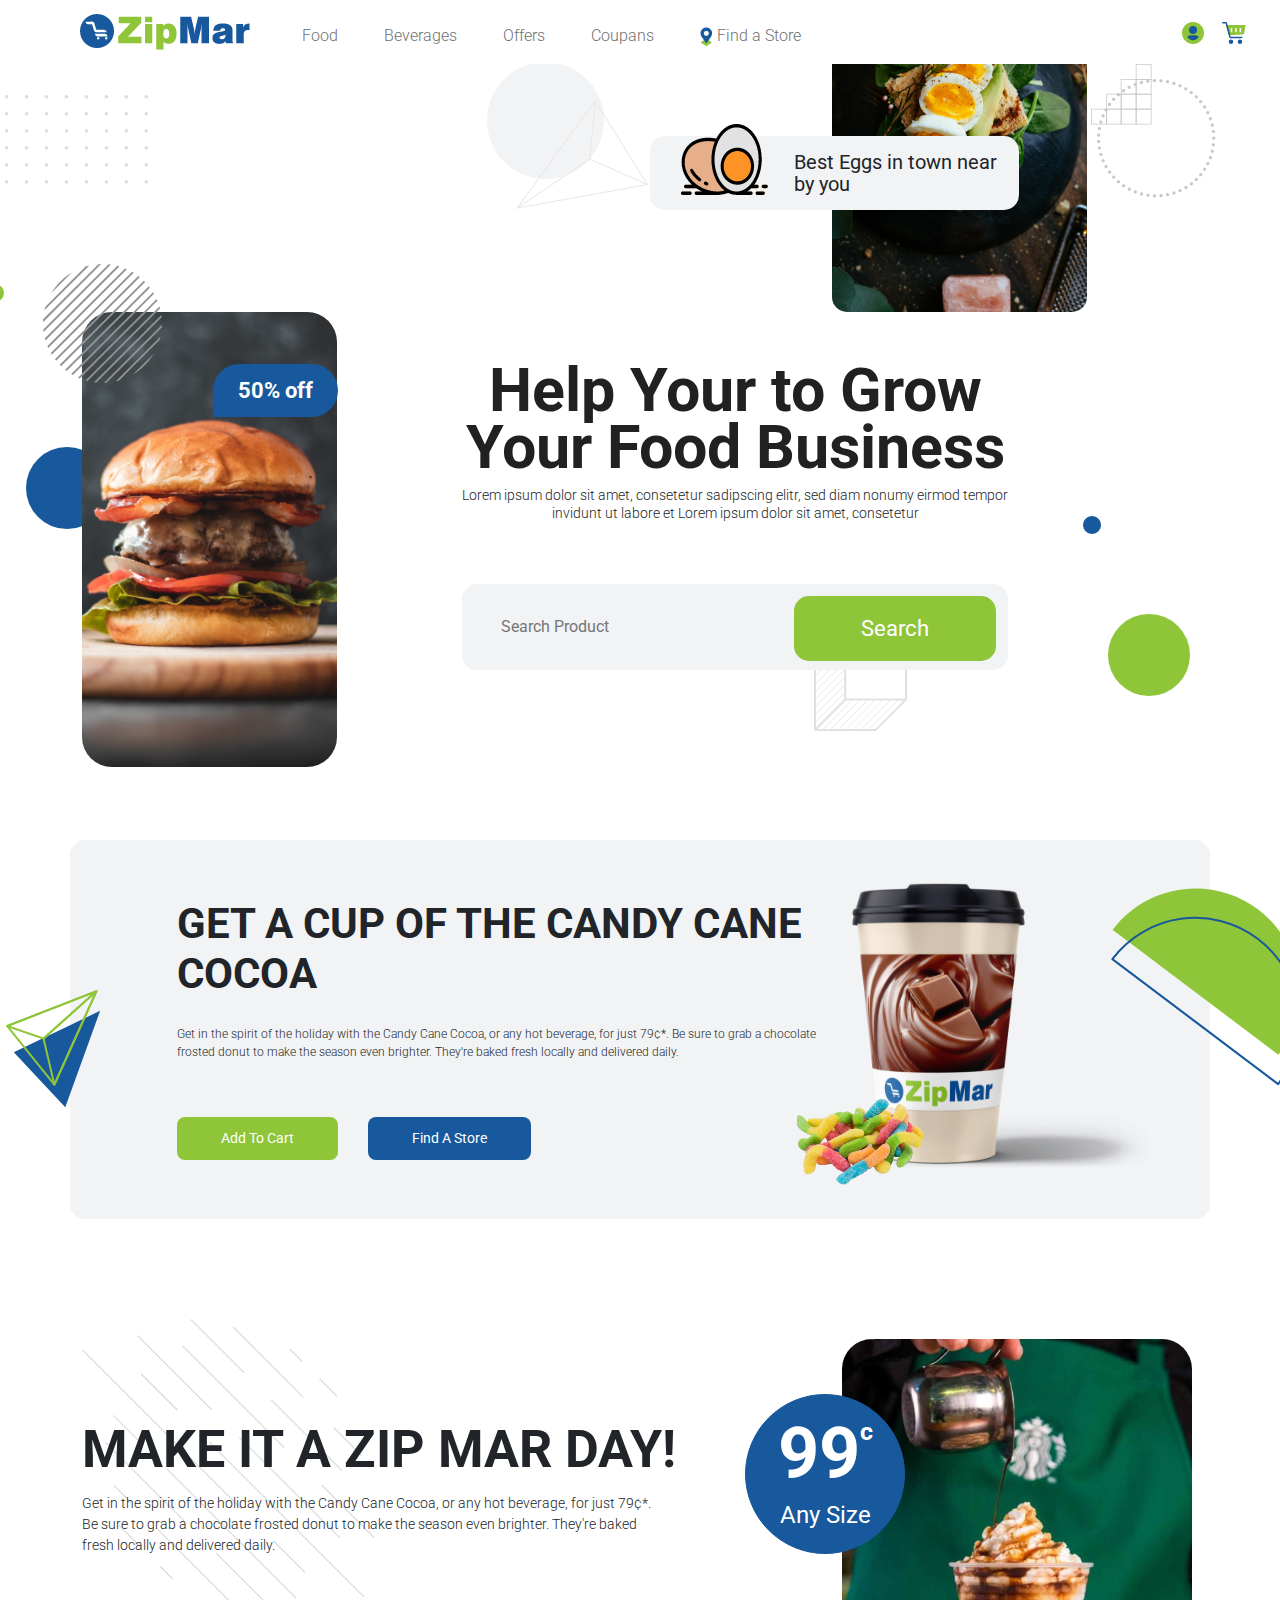
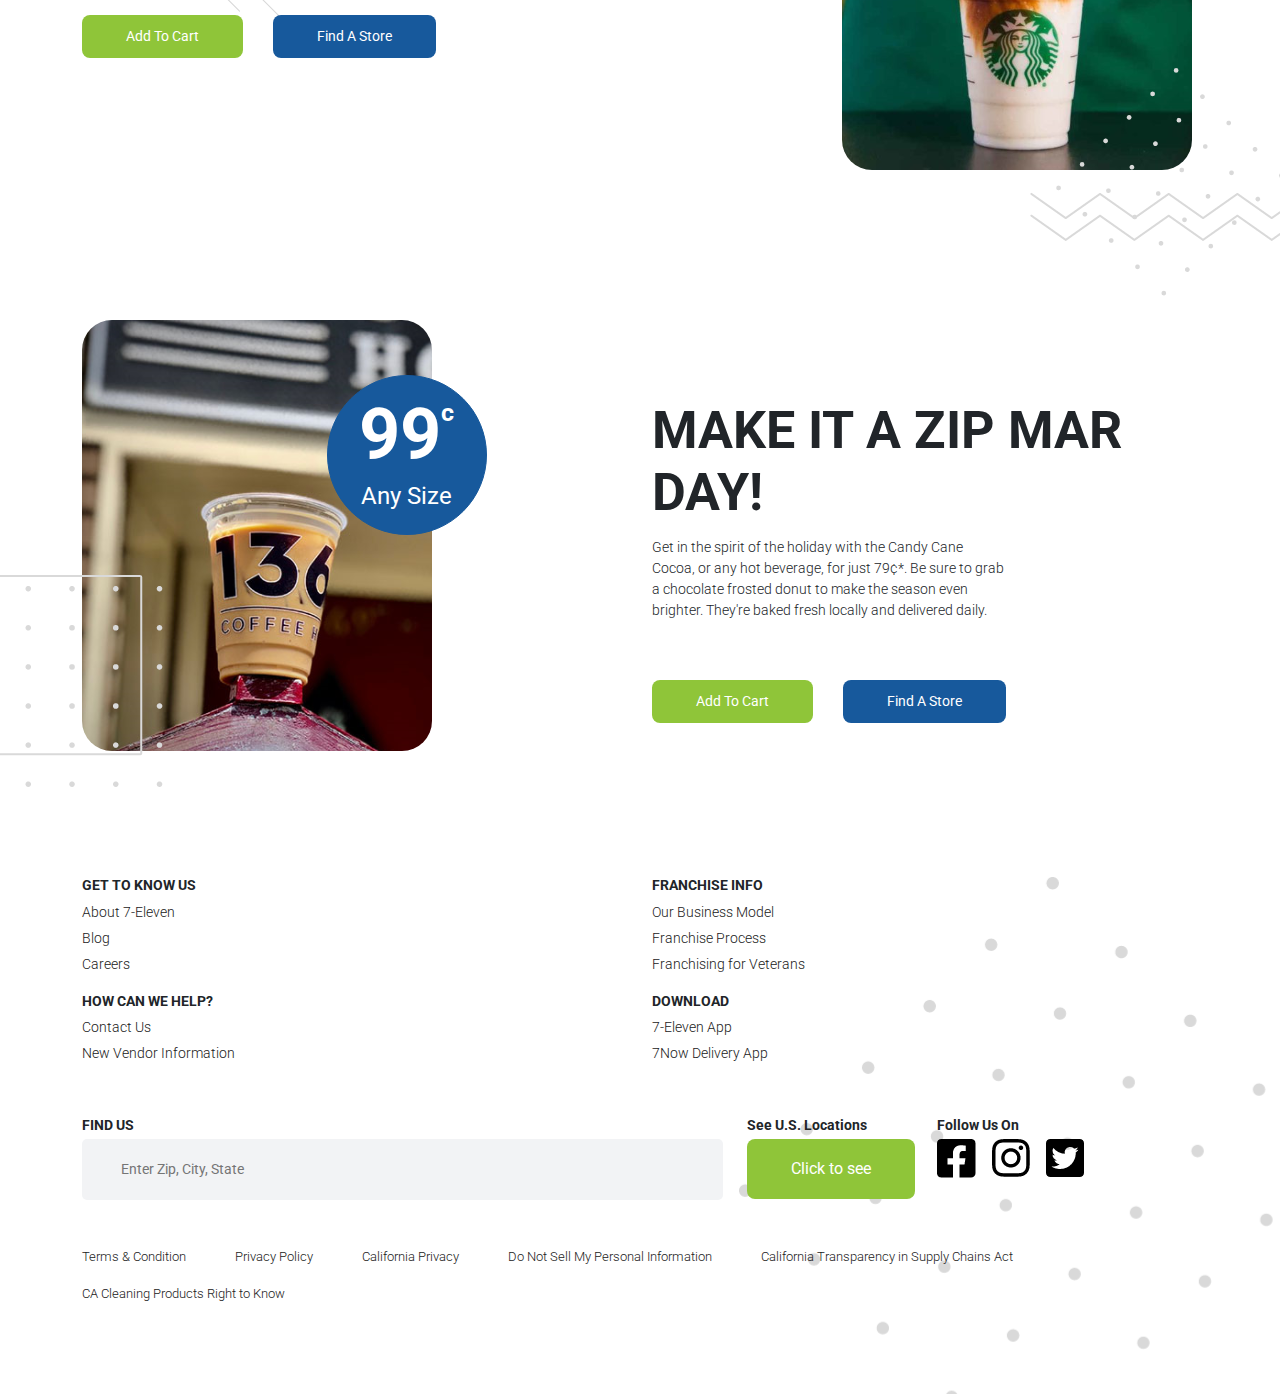
<file: index.html>
<!DOCTYPE html>
<html lang="en">
<head>
    <meta charset="UTF-8">
    <meta name="viewport" content="width=device-width, initial-scale=1.0">
    <title>Zip Mar</title>
    <!-- links -->
    <!-- fontawesome cdn -->
    <link rel="stylesheet" href="https://use.fontawesome.com/releases/v5.15.1/css/all.css" integrity="sha384-vp86vTRFVJgpjF9jiIGPEEqYqlDwgyBgEF109VFjmqGmIY/Y4HV4d3Gp2irVfcrp" crossorigin="anonymous">
    <!-- google fonts -->
    <link rel="preconnect" href="https://fonts.gstatic.com">
    <link href="https://fonts.googleapis.com/css2?family=Roboto:wght@300;400;700&display=swap" rel="stylesheet">
    <!-- bootstrap -->
    <link rel="stylesheet" href="assets/css/bootstrap.min.css">
    <!-- css -->
    <link rel="stylesheet" href="assets/css/styles.css">
</head>
<body>
    <!-- header -->
    <header>
        <div class="left-dots">
            <img src="assets/images/Group 125.png" alt="">
        </div>
        <div class="middle-circle">
            <img src="assets/images/Ellipse 12.png" alt="">
        </div>
        <div class="triangle-shape">
            <img src="assets/images/Path 128.png" alt="">
        </div>
        
        <div class="right-stair">
            <img src="assets/images/Group 137.png" alt="">
        </div>
        <div class="right-dotted-circle">
            <img src="assets/images/Path 127.png" alt="">
        </div>
        <nav class="navbar fixed-top navbar-expand-lg navbar-light">
            <a class="navbar-brand p-0 display-hide" href="index.html">
                <img src="assets/images/logo.png" alt="" >
            </a>
            <div class="ms-0 container">
                <a class="navbar-brand p-0 d-none display-view" href="index.html">
                    <img src="assets/images/logo.png" alt="" >
                </a>
                <button class="navbar-toggler" type="button" data-bs-toggle="collapse" data-bs-target="#navbarNav" aria-controls="navbarNav" aria-expanded="false" aria-label="Toggle navigation">
                    <span class="navbar-toggler-icon"></span>
                </button>
                <div class="collapse navbar-collapse" id="navbarNav">
                    <ul class="navbar-nav w-100">
                        <li class="nav-item">
                            <a class="nav-link" href="product.html">Food</a>
                        </li>
                        <li class="nav-item">
                            <a class="nav-link" href="product.html">Beverages</a>
                        </li>
                        <li class="nav-item">
                            <a class="nav-link" href="offers.html">Offers</a>
                        </li>
                        <li class="nav-item">
                            <a class="nav-link" href="coupon.html">Coupans</a>
                        </li>
                        <li class="nav-item">
                            <a class="nav-link" href=""><img class="me-1" src="assets/images/Group 142.png" alt="">Find a Store</a>
                        </li>
                        <li class="icon nav-link">
                            <div>
                                <a href="login.html" class="nav-item"><img src="assets/images/Group 193.png" alt=""></a>
                                <a href="cart.html" class="nav-item"><img src="assets/images/Group 190.png" alt=""></a>
                            </div>
                        </li>
                    </ul>
                </div>
            </div>
        </nav>
    </header>

    <section>
        <div class="egg-img-big">
            <img class="header-food-dish" src="assets/images/joseph-gonzalez-fdlZBWIP0aM-unsplash.png" alt="">
        </div>
        <div class="d-flex header-tagline">
            <img class="egg-img" src="assets/images/filled outline.png" alt="">
            <p>Best Eggs in town near by you</p>
        </div>
    </section>

    <!-- search section -->

    <section class="search-section">
        <div class="left-blue-circle">
            <img src="assets/images/Ellipse 5.png" alt="">
        </div>
        <div class="container">
            <div class="row">
                <div class="col-lg-4">
                    <div class="imgs">
                        <img class="green-dot" src="assets/images/Ellipse 6.png" alt="">
                        <img class="line-circle" src="assets/images/Group 126.png" alt="">
                        <img src="assets/images/alex-motoc-H5gNE2RX8Ac-unsplash.png" alt="">
                        <p class="sale-tag">50% off</p>
                    </div>
                </div>
                <div class="col-lg-6 text-center">
                    <div class="heading">
                        <h1>
                            Help Your to Grow
                            Your Food Business
                        </h1>
                    </div>
                    <div class="text">
                        <p>
                            Lorem ipsum dolor sit amet, consetetur sadipscing elitr, sed diam nonumy eirmod tempor invidunt ut labore
                            et Lorem ipsum dolor sit amet, consetetur
                        </p>
                    </div>
                    <div class="search-box d-flex justify-content-between">
                        <input class="search w-100" type="text" placeholder="Search Product">
                        <button class="btn">Search</button>
                        <img class="search-bg-img" src="assets/images/Path 10.png" alt="">
                    </div>
                </div>
            </div>
        </div>
        <div class="blue-dot">
            <img src="assets/images/Ellipse 7.png" alt="">
        </div>
        <div class="green-circle">
            <img src="assets/images/Ellipse 8.png" alt="">
        </div>
    </section>

    <!-- advertisment section -->

    <!-- first add section -->
    
    <section class="add-section-1">
        <div class="container container-box">
            <div class="row">
                <div class="col-lg-8 text-area order-2 order-lg-1">
                    <img class="left-pointer" src="assets/images/Group 177.png" alt="">
                    <div class="text">
                        <h1>
                            GET A CUP OF THE
                            CANDY CANE COCOA
                        </h1>
                        <p>
                            Get in the spirit of the holiday with the Candy Cane Cocoa, or any hot beverage, for just 79¢*. Be sure to grab a chocolate frosted donut to make the season even brighter. They're baked fresh locally and delivered daily.
                        </p>
                        <div class="btns d-flex">
                            <button class="btn atc-btn">
                                Add To Cart
                            </button>
                            <button class="btn fas-btn">
                                Find A Store
                            </button>
                        </div>
                    </div>
                </div>
                <div class="col-lg-4 imgs-area order-1">
                    <div class="imgs">
                        <img class="jelly-img" src="assets/images/jelly_candies_PNG65.png" alt="">
                        <img class="cup-img  " src="assets/images/cup.png" alt="">
                    </div>
                    <img class="right-green-d" src="assets/images/Group 175.png" alt="">
                </div>
            </div>
        </div>
    </section>

    <!-- second add section -->

    <section class="add-section-2">
        <div class="container">
            <div class="row">
                <!-- <div class="col-lg-1"></div> -->
                <div class="col-lg-8 order-2 order-lg-1">
                    <div class="text-area">
                        <div class="line-circle">
                            <img src="assets/images/Group 166.png" alt="">
                        </div>
                        <h1>MAKE IT A ZIP MAR DAY!</h1>
                        <p>Get in the spirit of the holiday with the Candy Cane Cocoa, or any hot beverage, for just 79¢*. Be sure to grab a chocolate frosted donut to make the season even brighter. They're baked fresh locally and delivered daily.</p>
                        <div class="btns d-flex">
                            <button class="btn atc-btn">
                                Add To Cart
                            </button>
                            <button class="btn fas-btn">
                                Find A Store
                            </button>
                        </div>
                    </div>
                </div>
                <div class="col-lg-4 order-1 imgs">
                    <div class="size">
                        <h1>99<sup>c</sup></h1>
                        <p>Any Size</p>
                    </div>
                    <img class="add-img" src="assets/images/NoPath.png" alt="">
                    <img class="design-img" src="assets/images/Group 157.png" alt="">
                </div>
            </div>
        </div>
    </section>

    <!-- third add section -->

    <section class="add-section-3">
        <div class="container">
            <div class="row">
                <div class="col-lg-6 imgs">
                    <!-- <img class="size-img" src="assets/images/Group 148.png" alt=""> -->
                    <img class="add-img" src="assets/images/NoPath - Copy.png" alt="">
                    <img class="design-img" src="assets/images/Group 165.png" alt="">
                    <div class="size">
                        <h1>99<sup>c</sup></h1>
                        <p>Any Size</p>
                    </div>
                </div>
                <div class="col-lg-6">
                    <div class="text-area">
                        <h1>MAKE IT A ZIP MAR DAY!</h1>
                        <p>Get in the spirit of the holiday with the Candy Cane Cocoa, or any hot beverage, for just 79¢*. Be sure to grab a chocolate frosted donut to make the season even brighter. They're baked fresh locally and delivered daily.</p>
                        <div class="btns d-flex">
                            <button class="btn atc-btn">
                                Add To Cart
                            </button>
                            <button class="btn fas-btn">
                                Find A Store
                            </button>
                        </div>
                    </div>
                </div>
            </div>
        </div>
    </section>

    <!-- footer -->

    <footer>
        <!-- <img class="footer-design" src="assets/images/Group 173.png" alt=""> -->
        <div class="container">
            <div class="row footer-top">
                <div class="col-lg-3 col-md-6 col-sm-6 w-50">
                    <h5>
                        GET TO KNOW US
                    </h5>
                    <ul class="p-0">
                        <li><a href="">About 7-Eleven</a></li>
                        <li><a href="">Blog</a></li>
                        <li><a href="">Careers</a></li>
                    </ul>
                </div>
                <div class="col-lg-3 col-md-6 col-sm-6 w-50">
                    <h5>
                        FRANCHISE INFO
                    </h5>
                    <ul class="p-0">
                        <li><a href="">Our Business Model</a></li>
                        <li><a href="">Franchise Process</a></li>
                        <li><a href="">Franchising for Veterans</a></li>
                    </ul>
                </div>
                <div class="col-lg-3 col-md-6 col-sm-6 w-50">
                    <h5>
                        HOW CAN WE HELP?
                    </h5>
                    <ul class="p-0">
                        <li><a href="">Contact Us</a></li>
                        <li><a href="">New Vendor Information</a></li>
                    </ul>
                </div>
                <div class="col-lg-3 col-md-6 col-sm-6 w-50">
                    <h5>
                        DOWNLOAD
                    </h5>
                    <ul class="p-0">
                        <li><a href="">7-Eleven App</a></li>
                        <li><a href="">7Now Delivery App</a></li>
                    </ul>
                </div>
            </div>
            <div class="row footer-middle">
                <div class="col-lg-7 col-md">
                    <h5>FIND US</h5>
                    <input class="w-100" type="text" placeholder="Enter Zip, City, State">
                </div>
                <div class="col-lg-2 col-md-6 col-sm-6 width">
                    <h5>See U.S. Locations</h5>
                    <button class="btn cts-btn">Click to see</button>
                </div>
                <div class="col-lg-3 col-md-6 col-sm-6 width">
                    <h5>Follow Us On</h5>
                    <div class="d-flex">
                        <a class="me-3" href=""><img src="assets/images/Icon awesome-facebook-square.png" alt=""></a>
                        <a class="me-3" href=""><img src="assets/images/Icon awesome-instagram.png" alt=""></a>
                        <a href=""><img src="assets/images/Icon awesome-twitter-square.png" alt=""></a>
                    </div>
                </div>
            </div>
            <div class=" footer-bottom">
                <div class="row">
                    <div class="col-lg-2 col-md-3 col-sm-4 w-auto mt-3">
                        <a href="">Terms & Condition</a>
                    </div>
                    <div class="col-lg-2 col-md-3 col-sm-4 w-auto mt-3">
                        <a href="">Privacy Policy</a>
                    </div>
                    <div class="col-lg-2 col-md-3 col-sm-4 w-auto mt-3">
                        <a href="">California Privacy</a>
                    </div>
                    <div class="col-lg-2 col-md-3 col-sm-4 w-auto mt-3">
                        <a href="">Do Not Sell My Personal Information</a>
                    </div>
                    <div class="col-lg-2 col-md-3 col-sm-4 w-auto mt-3">
                        <a href="">California Transparency in Supply Chains Act</a>
                    </div>
                    <div class="col-lg-2 col-md-3 col-sm-4 w-auto mt-3">
                        <a href="">CA Cleaning Products Right to Know</a>
                    </div>
                </div>
            </div>
        </div>
    </footer>

    <!-- js -->

    <!-- bootstrap js -->
    <script src="assets/js/bootstrap.min.js"></script>
</body>
</html>
</file>
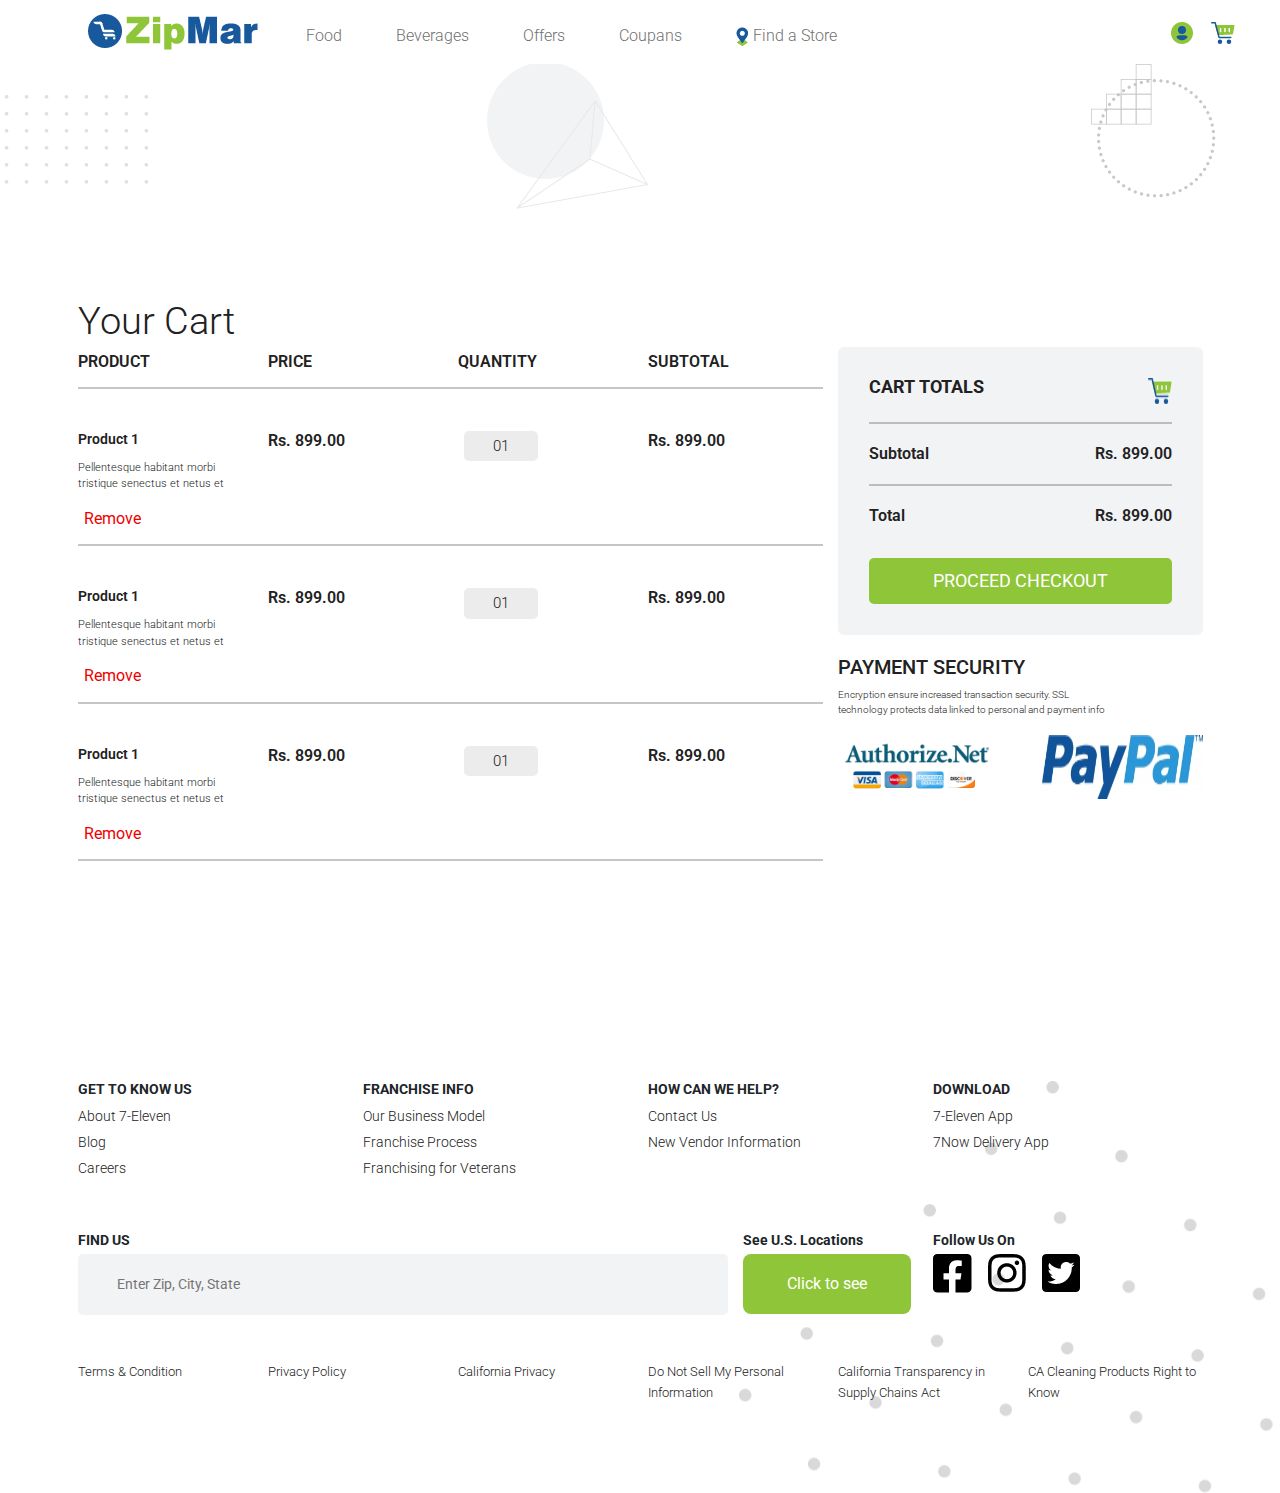
<file: cart.html>
<!DOCTYPE html>
<html lang="en">
<head>
    <meta charset="UTF-8">
    <meta name="viewport" content="width=device-width, initial-scale=1.0">
    <title>Zip Mar - Cart</title>
    <!-- links -->
    <!-- fontawesome cdn -->
    <link rel="stylesheet" href="https://use.fontawesome.com/releases/v5.15.1/css/all.css" integrity="sha384-vp86vTRFVJgpjF9jiIGPEEqYqlDwgyBgEF109VFjmqGmIY/Y4HV4d3Gp2irVfcrp" crossorigin="anonymous">
    <!-- google fonts -->
    <link rel="preconnect" href="https://fonts.gstatic.com">
    <link href="https://fonts.googleapis.com/css2?family=Roboto:wght@300;400;700&display=swap" rel="stylesheet">
    <!-- bootstrap -->
    <link rel="stylesheet" href="assets/css/bootstrap.min.css">
    <link rel="stylesheet" href="assets/css/adminlte.min.css">
    <!-- css -->
    <link rel="stylesheet" href="assets/css/styles.css">
</head>
<body>

    <!-- header -->
    <header>
        <div class="left-dots">
            <img src="assets/images/Group 125.png" alt="">
        </div>
        <div class="middle-circle">
            <img src="assets/images/Ellipse 12.png" alt="">
        </div>
        <div class="triangle-shape">
            <img src="assets/images/Path 128.png" alt="">
        </div>
        
        <div class="right-stair">
            <img src="assets/images/Group 137.png" alt="">
        </div>
        <div class="right-dotted-circle">
            <img src="assets/images/Path 127.png" alt="">
        </div>
        <nav class="navbar fixed-top navbar-expand-lg navbar-light">
            <a class="navbar-brand p-0 display-hide" href="index.html">
                <img src="assets/images/logo.png" alt="" >
            </a>
            <div class="ms-0 container">
                <a class="navbar-brand p-0 d-none display-view" href="index.html">
                    <img src="assets/images/logo.png" alt="" >
                </a>
                <button class="navbar-toggler" type="button" data-bs-toggle="collapse" data-bs-target="#navbarNav" aria-controls="navbarNav" aria-expanded="false" aria-label="Toggle navigation">
                    <span class="navbar-toggler-icon"></span>
                </button>
                <div class="collapse navbar-collapse" id="navbarNav">
                    <ul class="navbar-nav w-100">
                        <li class="nav-item">
                            <a class="nav-link" href="product.html">Food</a>
                        </li>
                        <li class="nav-item">
                            <a class="nav-link" href="product.html">Beverages</a>
                        </li>
                        <li class="nav-item">
                            <a class="nav-link" href="#">Offers</a>
                        </li>
                        <li class="nav-item">
                            <a class="nav-link" href="#">Coupans</a>
                        </li>
                        <li class="nav-item">
                            <a class="nav-link" href=""><img class="me-1" src="assets/images/Group 142.png" alt="">Find a Store</a>
                        </li>
                        <li class="icon nav-link">
                            <div>
                                <a href="login.html" class="nav-item"><img src="assets/images/Group 193.png" alt=""></a>
                                <a href="cart.html" class="nav-item"><img src="assets/images/Group 190.png" alt=""></a>
                            </div>
                        </li>
                    </ul>
                </div>
            </div>
        </nav>
    </header>

    <!-- cart section -->
    
    <section class="cart-section">
        <div class="left-blue-circle remove-img">
            <img src="assets/images/Ellipse 5.png" alt="">
        </div>
        <div class="container">
            <div class="row">
                <div class="col-lg-8">
                    <div class="heading">
                        <h2>Your Cart</h2>
                    </div>
                    <div class="row">
                        <div class="title col-lg-12">
                            <div class="row">
                                <div class="col-lg-3 col-md-3 col-sm-3 w-auto">
                                    <p>PRODUCT</p>   
                                </div>
                                <div class="col-lg-3 col-md-3 col-sm-3 w-auto">
                                    <p>PRICE</p>   
                                </div>
                                <div class="col-lg-3 col-md-3 col-sm-3 w-auto">
                                    <p>QUANTITY</p>   
                                </div>
                                <div class="col-lg-3 col-md-3 col-sm-3 w-auto">
                                    <p>SUBTOTAL</p>   
                                </div>
                            </div>
                            <hr>
                        </div>
                        <div class="col-lg-12">
                            <div class="row">
                                <div class="col-lg-3 col-md-3 ">
                                    <p class="product-title">
                                        Product 1
                                    </p>
                                    <p class="product-description">
                                        Pellentesque habitant morbi tristique senectus et netus et 
                                    </p>
                                </div>
                                <div class="col-lg-3 col-md-3 ">
                                    <p class="product-price d-flex justify-content-between">
                                        <span class="price-display d-none">PRICE : </span>
                                        Rs. 899.00
                                    </p>
                                </div>
                                <div class="col-lg-3 col-md-3 ">
                                    <div class="d-flex justify-content-between">
                                        <span class="quantity-display d-none"><p>QUANTITY : </p></span>
                                        <div class="quantity-box d-flex">
                                            <button onclick="decNum()" class="btn p-0 mr-1"><i class="fas fa-minus-square fa-2x"></i></button>
                                            <p class="quantity mr-1" id="num">01</p>
                                            <button onclick="incNum()" class="btn p-0"><i class="fas fa-plus-square fa-2x"></i></button>
                                        </div>
                                    </div>
                                </div>
                                <div class="col-lg-3 col-md-3 ">
                                    <p class="product-total d-flex justify-content-between">
                                        <span class="total-display d-none">SUBTOTAL : </span>
                                        Rs. 899.00
                                    </p>
                                </div>
                                <div class="col-lg3 col-md-6">
                                    <a href="" class="btn dlt-btn"><i class="far fa-trash-alt"></i>Remove</a>
                                </div>
                            </div>
                            <hr>
                            <div class="row">
                                <div class="col-lg-3 col-md-3 ">
                                    <p class="product-title">
                                        Product 1
                                    </p>
                                    <p class="product-description">
                                        Pellentesque habitant morbi tristique senectus et netus et 
                                    </p>
                                </div>
                                <div class="col-lg-3 col-md-3 ">
                                    <p class="product-price d-flex justify-content-between">
                                        <span class="price-display d-none">PRICE : </span>
                                        Rs. 899.00
                                    </p>
                                </div>
                                <div class="col-lg-3 col-md-3 ">
                                    <div class="d-flex justify-content-between">
                                        <span class="quantity-display d-none"><p>QUANTITY : </p></span>
                                        <div class="quantity-box d-flex">
                                            <button onclick="decNum()" class="btn p-0 mr-1"><i class="fas fa-minus-square fa-2x"></i></button>
                                            <p class="quantity mr-1" id="num">01</p>
                                            <button onclick="incNum()" class="btn p-0"><i class="fas fa-plus-square fa-2x"></i></button>
                                        </div>
                                    </div>
                                </div>
                                <div class="col-lg-3 col-md-3 ">
                                    <p class="product-total d-flex justify-content-between">
                                        <span class="total-display d-none">SUBTOTAL : </span>
                                        Rs. 899.00
                                    </p>
                                </div>
                                <div class="col-lg3 col-md-6">
                                    <a href="" class="btn dlt-btn"><i class="far fa-trash-alt"></i>Remove</a>
                                </div>
                            </div>
                            <hr>
                            <div class="row">
                                <div class="col-lg-3 col-md-3 ">
                                    <p class="product-title">
                                        Product 1
                                    </p>
                                    <p class="product-description">
                                        Pellentesque habitant morbi tristique senectus et netus et 
                                    </p>
                                </div>
                                <div class="col-lg-3 col-md-3 ">
                                    <p class="product-price d-flex justify-content-between">
                                        <span class="price-display d-none">PRICE : </span>
                                        Rs. 899.00
                                    </p>
                                </div>
                                <div class="col-lg-3 col-md-3 ">
                                    <div class="d-flex justify-content-between">
                                        <span class="quantity-display d-none"><p>QUANTITY : </p></span>
                                        <div class="quantity-box d-flex">
                                            <button onclick="decNum()" class="btn p-0 mr-1"><i class="fas fa-minus-square fa-2x"></i></button>
                                            <p class="quantity mr-1" id="num">01</p>
                                            <button onclick="incNum()" class="btn p-0"><i class="fas fa-plus-square fa-2x"></i></button>
                                        </div>
                                    </div>
                                </div>
                                <div class="col-lg-3 col-md-3 ">
                                    <p class="product-total d-flex justify-content-between">
                                        <span class="total-display d-none">SUBTOTAL : </span>
                                        Rs. 899.00
                                    </p>
                                </div>
                                <div class="col-lg3 col-md-6">
                                    <a href="" class="btn dlt-btn"><i class="far fa-trash-alt"></i>Remove</a>
                                </div>
                            </div>
                            <hr>
                        </div>
                    </div>
                    
                </div>
                <div class="col-lg-4">
                    <div class="cart-total">
                        <div class="d-flex justify-content-between">
                            <h5>CART TOTALS</h5>
                            <img src="assets/images/Group 190.png" alt="">
                        </div>
                        <hr>
                        <div class="d-flex justify-content-between">
                            <p>Subtotal</p>
                            <p>Rs. 899.00</p>
                        </div>
                        <hr>
                        <div class="d-flex justify-content-between">
                            <p>Total</p>
                            <p>Rs. 899.00</p>
                        </div>
                        <a href="login.html" class="btn proceed-btn">PROCEED CHECKOUT</a>
                    </div>
                    <div class="payment-security">
                        <h5>PAYMENT SECURITY</h5>
                        <p class="w-75">Encryption ensure increased transaction security. SSL technology protects data linked to personal and payment info</p>
                        <div class="d-flex justify-content-between ">
                            <img src="assets/images/authorizenet1.png" alt="">
                            <img src="assets/images/paypal_logo-300x80.png" alt="">
                        </div>
                    </div>
                </div>
            </div>
        </div>
        <div class="blue-dot remove-img">
            <img src="assets/images/Ellipse 7.png" alt="">
        </div>
    </section>
    
    <!-- footer -->

    <footer>
        <!-- <img class="footer-design" src="assets/images/Group 173.png" alt=""> -->
        <div class="container">
            <div class="row footer-top">
                <div class="col-lg-3 col-md-6 col-sm-6 width">
                    <h5>
                        GET TO KNOW US
                    </h5>
                    <ul class="p-0">
                        <li><a href="">About 7-Eleven</a></li>
                        <li><a href="">Blog</a></li>
                        <li><a href="">Careers</a></li>
                    </ul>
                </div>
                <div class="col-lg-3 col-md-6 col-sm-6 width">
                    <h5>
                        FRANCHISE INFO
                    </h5>
                    <ul class="p-0">
                        <li><a href="">Our Business Model</a></li>
                        <li><a href="">Franchise Process</a></li>
                        <li><a href="">Franchising for Veterans</a></li>
                    </ul>
                </div>
                <div class="col-lg-3 col-md-6 col-sm-6 width">
                    <h5>
                        HOW CAN WE HELP?
                    </h5>
                    <ul class="p-0">
                        <li><a href="">Contact Us</a></li>
                        <li><a href="">New Vendor Information</a></li>
                    </ul>
                </div>
                <div class="col-lg-3 col-md-6 col-sm-6 width">
                    <h5>
                        DOWNLOAD
                    </h5>
                    <ul class="p-0">
                        <li><a href="">7-Eleven App</a></li>
                        <li><a href="">7Now Delivery App</a></li>
                    </ul>
                </div>
            </div>
            <div class="row footer-middle">
                <div class="col-lg-7 col-md">
                    <h5>FIND US</h5>
                    <input class="w-100" type="text" placeholder="Enter Zip, City, State">
                </div>
                <div class="col-lg-2 col-md-6 col-sm-6 width">
                    <h5>See U.S. Locations</h5>
                    <button class="btn cts-btn">Click to see</button>
                </div>
                <div class="col-lg-3 col-md-6 col-sm-6 width">
                    <h5>Follow Us On</h5>
                    <div class="d-flex">
                        <a class="me-3" href=""><img src="assets/images/Icon awesome-facebook-square.png" alt=""></a>
                        <a class="me-3" href=""><img src="assets/images/Icon awesome-instagram.png" alt=""></a>
                        <a href=""><img src="assets/images/Icon awesome-twitter-square.png" alt=""></a>
                    </div>
                </div>
            </div>
            <div class=" footer-bottom">
                <div class="row">
                    <div class="col-lg-2 col-md-3 col-sm-4 w-auto mt-3">
                        <a href="">Terms & Condition</a>
                    </div>
                    <div class="col-lg-2 col-md-3 col-sm-4 w-auto mt-3">
                        <a href="">Privacy Policy</a>
                    </div>
                    <div class="col-lg-2 col-md-3 col-sm-4 w-auto mt-3">
                        <a href="">California Privacy</a>
                    </div>
                    <div class="col-lg-2 col-md-3 col-sm-4 w-auto mt-3">
                        <a href="">Do Not Sell My Personal Information</a>
                    </div>
                    <div class="col-lg-2 col-md-3 col-sm-4 w-auto mt-3">
                        <a href="">California Transparency in Supply Chains Act</a>
                    </div>
                    <div class="col-lg-2 col-md-3 col-sm-4 w-auto mt-3">
                        <a href="">CA Cleaning Products Right to Know</a>
                    </div>
                </div>
            </div>
        </div>
    </footer>


    <!-- js -->

    <!-- jQuery -->
    <script>
        var count = 1;
        var num = document.getElementById('num');
        function incNum(){
            if(count >= 1 && count < 9){
                count++;
                num.innerHTML = "0" + count
            }
            else{    
                count++;
                num.innerHTML = count
            }
        }
        function decNum(){
            if(count > 1 && count < 11){
                count--
                num.innerHTML = "0" + count
            }
            else if(count > 1){    
                count--;
                num.innerHTML = count
            }
            else if(count = 1){
                num.innerHTML = "0" + 1;
            }
        }
    </script>
    <script src="assets/js/jquery.min.js"></script>
    <!-- Bootstrap 4 -->
    <script src="assets/js/bootstrap.min.js"></script>
    <!-- AdminLTE App -->
    <script src="assets/js/adminlte.min.js"></script>
    <!-- AdminLTE for demo purposes -->
    <script src="assets/js/demo.js"></script>
</body>
</html>
</file>
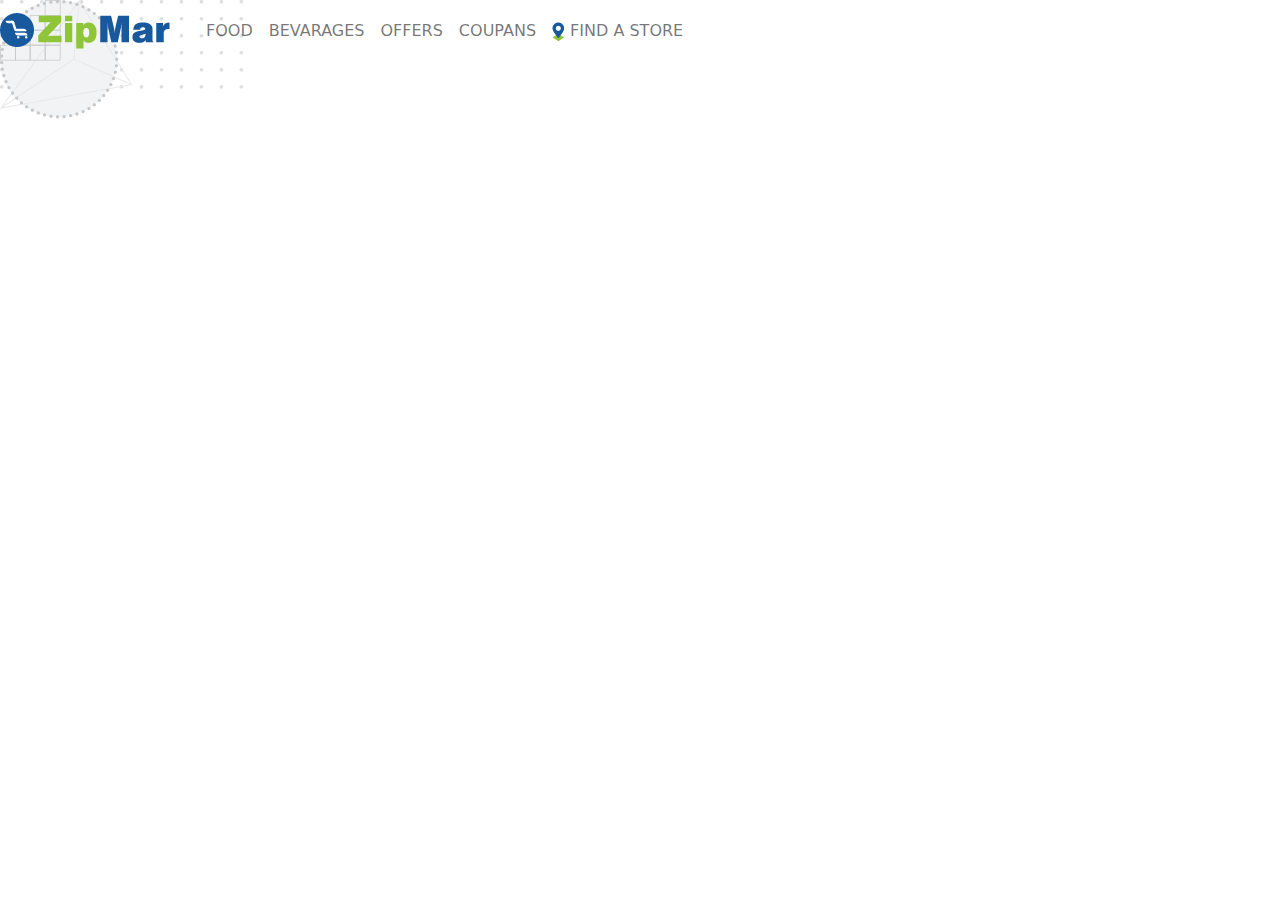
<file: check.html>
<!DOCTYPE html>
<html lang="en">
<head>
    <meta charset="UTF-8">
    <meta name="viewport" content="width=device-width, initial-scale=1.0">
    <title>Document</title>
    <link rel="stylesheet" href="assets/css/bootstrap.min.css">
</head>
<style>
    header{
        position: relative;
    }
    .left-dots{
        position: absolute;
    }
    .middle-circle{
        position: absolute;
    }
    .triangle-shape{
        position: absolute;
    }
    .right-stair{
        position: absolute;
    }
    .right-dotted-circle{
        position: absolute;
    }
</style>
<!-- god -->
<body> 
    <header>
        <div class="left-dots">
            <img src="assets/images/Group 125.png" alt="">
        </div>
        <div class="middle-circle">
            <img src="assets/images/Ellipse 12.png" alt="">
        </div>
        <div class="triangle-shape">
            <img src="assets/images/Path 128.png" alt="">
        </div>
        <div class="right-stair">
            <img src="assets/images/Group 137.png" alt="">
        </div>
        <div class="right-dotted-circle">
            <img src="assets/images/Path 127.png" alt="">
        </div>
        <nav class="navbar navbar-expand-lg navbar-light">
            <a class="navbar-brand" href="#">
                <img src="assets/images/logo.png" alt="">
              </a>
            <div class="container">
              
              <button class="navbar-toggler" type="button" data-bs-toggle="collapse" data-bs-target="#navbarNav" aria-controls="navbarNav" aria-expanded="false" aria-label="Toggle navigation">
                <span class="navbar-toggler-icon"></span>
              </button>
              <div class="collapse navbar-collapse" id="navbarNav">
                <ul class="navbar-nav">
                  <li class="nav-item">
                    <a class="nav-link" href="#">FOOD</a>
                  </li>
                  <li class="nav-item">
                    <a class="nav-link" href="#">BEVARAGES</a>
                  </li>
                  <li class="nav-item">
                    <a class="nav-link" href="#">OFFERS</a>
                  </li>
                  <li class="nav-item">
                    <a class="nav-link" href="#">COUPANS</a>
                  </li>
                  <li class="nav-item">
                    <a class="nav-link" href="#"><img src="assets/images/Group 142.png" alt=""> FIND A STORE</a>
                  </li>
                </ul>
              </div>
            </div>
          </nav>
    </header>




    <!-- bootstrap js -->
    <script src="assets/js/bootstrap.min.js"></script>
</body>
</html>
</file>
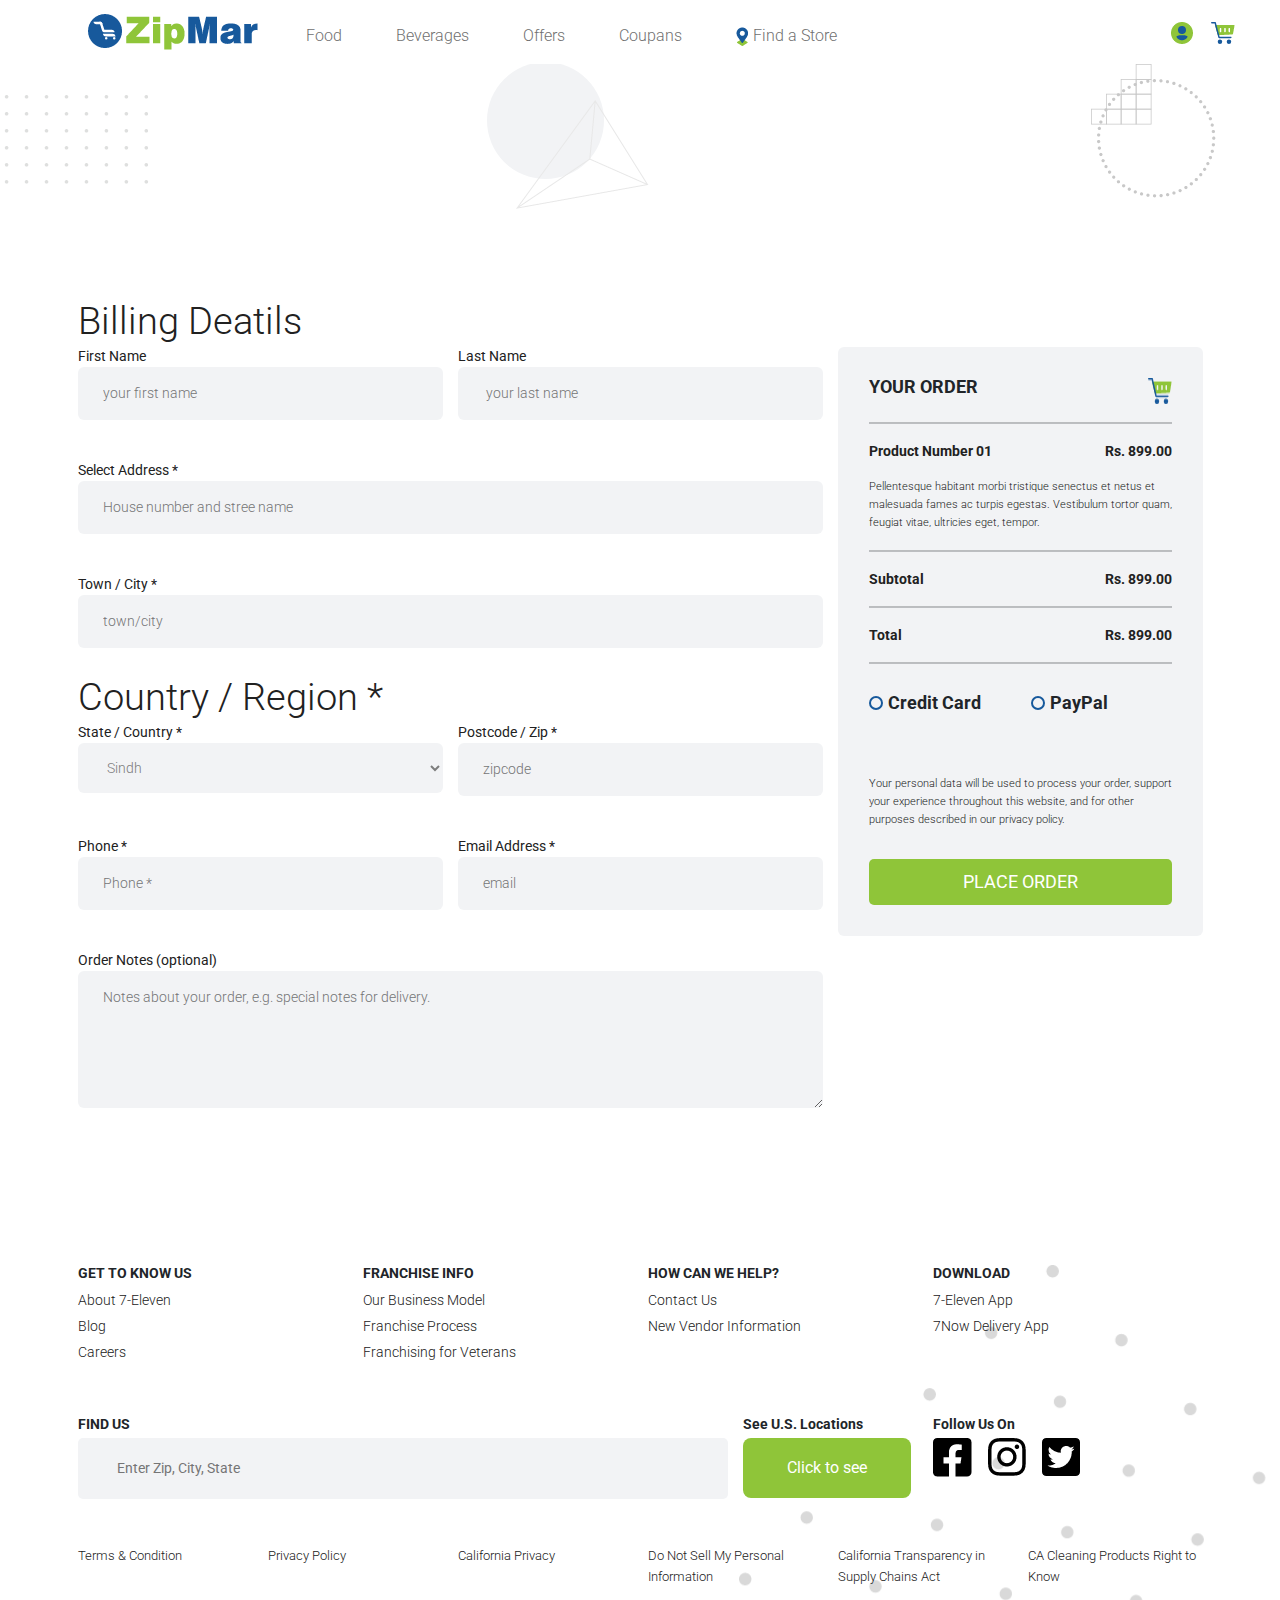
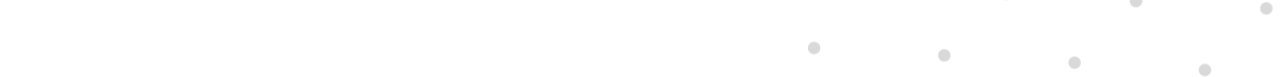
<file: checkout.html>
<!DOCTYPE html>
<html lang="en">
<head>
    <meta charset="UTF-8">
    <meta name="viewport" content="width=device-width, initial-scale=1.0">
    <title>Document</title>
    <!-- links -->
    <!-- fontawesome cdn -->
    <link rel="stylesheet" href="https://use.fontawesome.com/releases/v5.15.1/css/all.css" integrity="sha384-vp86vTRFVJgpjF9jiIGPEEqYqlDwgyBgEF109VFjmqGmIY/Y4HV4d3Gp2irVfcrp" crossorigin="anonymous">
    <!-- google fonts -->
    <link rel="preconnect" href="https://fonts.gstatic.com">
    <link href="https://fonts.googleapis.com/css2?family=Roboto:wght@300;400;700&display=swap" rel="stylesheet">
    <!-- bootstrap -->
    <link rel="stylesheet" href="assets/css/bootstrap.min.css">
    <link rel="stylesheet" href="assets/css/adminlte.min.css">
    <!-- css -->
    <link rel="stylesheet" href="assets/css/styles.css">
</head>
<body>
    <header>
        <div class="left-dots">
            <img src="assets/images/Group 125.png" alt="">
        </div>
        <div class="middle-circle">
            <img src="assets/images/Ellipse 12.png" alt="">
        </div>
        <div class="triangle-shape">
            <img src="assets/images/Path 128.png" alt="">
        </div>
        
        <div class="right-stair">
            <img src="assets/images/Group 137.png" alt="">
        </div>
        <div class="right-dotted-circle">
            <img src="assets/images/Path 127.png" alt="">
        </div>
        <nav class="navbar fixed-top navbar-expand-lg navbar-light">
            <a class="navbar-brand p-0 display-hide" href="index.html">
                <img src="assets/images/logo.png" alt="" >
            </a>
            <div class="ms-0 container">
                <a class="navbar-brand p-0 d-none display-view" href="index.html">
                    <img src="assets/images/logo.png" alt="" >
                </a>
                <button class="navbar-toggler" type="button" data-bs-toggle="collapse" data-bs-target="#navbarNav" aria-controls="navbarNav" aria-expanded="false" aria-label="Toggle navigation">
                    <span class="navbar-toggler-icon"></span>
                </button>
                <div class="collapse navbar-collapse" id="navbarNav">
                    <ul class="navbar-nav w-100">
                        <li class="nav-item">
                            <a class="nav-link" href="product.html">Food</a>
                        </li>
                        <li class="nav-item">
                            <a class="nav-link" href="product.html">Beverages</a>
                        </li>
                        <li class="nav-item">
                            <a class="nav-link" href="#">Offers</a>
                        </li>
                        <li class="nav-item">
                            <a class="nav-link" href="#">Coupans</a>
                        </li>
                        <li class="nav-item">
                            <a class="nav-link" href=""><img class="me-1" src="assets/images/Group 142.png" alt="">Find a Store</a>
                        </li>
                        <li class="icon nav-link">
                            <div>
                                <a href="login.html" class="nav-item"><img src="assets/images/Group 193.png" alt=""></a>
                                <a href="cart.html" class="nav-item"><img src="assets/images/Group 190.png" alt=""></a>
                            </div>
                        </li>
                    </ul>
                </div>
            </div>
        </nav>
    </header>


    <!-- billing section -->
    
    <section class="billing-section">
        <div class="left-blue-circle remove-img">
            <img src="assets/images/Ellipse 5.png" alt="">
        </div>
        <div class="container">
            <form action="">
                <div class="row">
                    <div class="col-lg-8">
                        <h1 class="pb-3">Billing Deatils</h1>
                        <div class="row">
                            <div class="col-lg-6 col-md-6">
                                <p>First Name</p>
                                <input type="text" class="w-100" placeholder="your first name">
                            </div>
                            <div class="col-lg-6 col-md-6">
                                <p>Last Name</p>
                                <input type="text" class="w-100" placeholder=" your last name">
                            </div>
                            <div class="col-lg-12 col-md-12">
                                <p>Select Address *</p>
                                <input type="text" class="w-100" placeholder="House number and stree name">
                            </div>
                            <div class="col-lg-12 col-md-12">
                                <p>Town / City *</p>
                                <input type="text" class="w-100" placeholder="town/city">
                            </div>
                        </div>
                        <h1 class="pb-3">Country / Region *</h1>
                        <div class="row">
                            <div class="col-lg-6 col-md-6">
                                <p>State / Country *</p>
                                <select name="" id="" class="w-100">
                                    <option selected>Sindh</option>
                                    <option>Punjab</option>
                                    <option>Balochistan</option>
                                    <option>KPK</option>
                                </select>
                            </div>
                            <div class="col-lg-6 col-md-6">
                                <p>Postcode / Zip *</p>
                                <input type="text" placeholder="zipcode" class="w-100">
                            </div>
                            <div class="col-lg-6 col-md-6">
                                <p>Phone *</p>
                                <input type="text" placeholder="Phone *" class="w-100">
                            </div>
                            <div class="col-lg-6 col-md-6">
                                <p>Email Address *</p>
                                <input type="Email" placeholder="email" class="w-100">
                            </div>
                            <div class="col-lg-12">
                                <p>Order Notes (optional)</p>
                                <textarea placeholder="Notes about your order, e.g. special notes for delivery." name="" id="" class="w-100" rows="5"></textarea>
                            </div>
                        </div>
                    </div>
                    <div class="col-lg-4">
                        <div class="cart-total">
                            <div class="d-flex justify-content-between">
                                <h5>YOUR ORDER</h5>
                                <img src="assets/images/Group 199.png" alt="">
                            </div>
                            <hr>
                            <div>
                                <div class="d-flex justify-content-between">
                                    <p>Product Number 01</p>
                                    <p class="price">Rs. 899.00</p>
                                </div>
                                <p class="description">Pellentesque habitant morbi tristique senectus et netus et malesuada fames ac turpis egestas. Vestibulum tortor quam, feugiat vitae, ultricies eget, tempor.
                                </p>
                            </div>
                            <hr>
                            <div class="d-flex justify-content-between">
                                <p>Subtotal</p>
                                <p class="price">Rs. 899.00</p>
                            </div>
                            <hr>
                            <div class="d-flex justify-content-between">
                                <p>Total</p>
                                <p class="price">Rs. 899.00</p>
                            </div>
                            <hr>
                            <div class="radios d-flex">
                                <div class="d-flex justify-content-between credit-card">
                                    <input type="radio" name="enable" class="m-auto form-check-input">
                                    <h5 class="m-auto">Credit Card</h5>
                                </div>
                                <div class="d-flex justify-content-between">
                                    <input type="radio" name="enable" class="m-auto form-check-input">
                                    <h5 class="m-auto">PayPal</h5>
                                </div>
                            </div>
                            <p class="description">Your personal data will be used to process your order, support your experience throughout this website, and for other purposes described in our privacy policy.</p>
                            <a href="index.html" class="btn proceed-btn">PLACE ORDER</a>
                        </div>
                    </div>
                </div>
            </form>
        </div>
        
        <div class="blue-dot remove-img">
            <img src="assets/images/Ellipse 7.png" alt="">
        </div>
    </section>


     <!-- footer -->

    <footer>
        <!-- <img class="footer-design" src="assets/images/Group 173.png" alt=""> -->
        <div class="container">
            <div class="row footer-top">
                <div class="col-lg-3 col-md-6 col-sm-6 width">
                    <h5>
                        GET TO KNOW US
                    </h5>
                    <ul class="p-0">
                        <li><a href="">About 7-Eleven</a></li>
                        <li><a href="">Blog</a></li>
                        <li><a href="">Careers</a></li>
                    </ul>
                </div>
                <div class="col-lg-3 col-md-6 col-sm-6 width">
                    <h5>
                        FRANCHISE INFO
                    </h5>
                    <ul class="p-0">
                        <li><a href="">Our Business Model</a></li>
                        <li><a href="">Franchise Process</a></li>
                        <li><a href="">Franchising for Veterans</a></li>
                    </ul>
                </div>
                <div class="col-lg-3 col-md-6 col-sm-6 width">
                    <h5>
                        HOW CAN WE HELP?
                    </h5>
                    <ul class="p-0">
                        <li><a href="">Contact Us</a></li>
                        <li><a href="">New Vendor Information</a></li>
                    </ul>
                </div>
                <div class="col-lg-3 col-md-6 col-sm-6 width">
                    <h5>
                        DOWNLOAD
                    </h5>
                    <ul class="p-0">
                        <li><a href="">7-Eleven App</a></li>
                        <li><a href="">7Now Delivery App</a></li>
                    </ul>
                </div>
            </div>
            <div class="row footer-middle">
                <div class="col-lg-7 col-md">
                    <h5>FIND US</h5>
                    <input class="w-100" type="text" placeholder="Enter Zip, City, State">
                </div>
                <div class="col-lg-2 col-md-6 col-sm-6 width">
                    <h5>See U.S. Locations</h5>
                    <button class="btn cts-btn">Click to see</button>
                </div>
                <div class="col-lg-3 col-md-6 col-sm-6 width">
                    <h5>Follow Us On</h5>
                    <div class="d-flex">
                        <a class="me-3" href=""><img src="assets/images/Icon awesome-facebook-square.png" alt=""></a>
                        <a class="me-3" href=""><img src="assets/images/Icon awesome-instagram.png" alt=""></a>
                        <a href=""><img src="assets/images/Icon awesome-twitter-square.png" alt=""></a>
                    </div>
                </div>
            </div>
            <div class=" footer-bottom">
                <div class="row">
                    <div class="col-lg-2 col-md-3 col-sm-4 w-auto mt-3">
                        <a href="">Terms & Condition</a>
                    </div>
                    <div class="col-lg-2 col-md-3 col-sm-4 w-auto mt-3">
                        <a href="">Privacy Policy</a>
                    </div>
                    <div class="col-lg-2 col-md-3 col-sm-4 w-auto mt-3">
                        <a href="">California Privacy</a>
                    </div>
                    <div class="col-lg-2 col-md-3 col-sm-4 w-auto mt-3">
                        <a href="">Do Not Sell My Personal Information</a>
                    </div>
                    <div class="col-lg-2 col-md-3 col-sm-4 w-auto mt-3">
                        <a href="">California Transparency in Supply Chains Act</a>
                    </div>
                    <div class="col-lg-2 col-md-3 col-sm-4 w-auto mt-3">
                        <a href="">CA Cleaning Products Right to Know</a>
                    </div>
                </div>
            </div>
        </div>
    </footer>

    <!-- bootstrap js -->
    <script src="assets/js/bootstrap.min.js"></script>
</body>
</html>
</file>
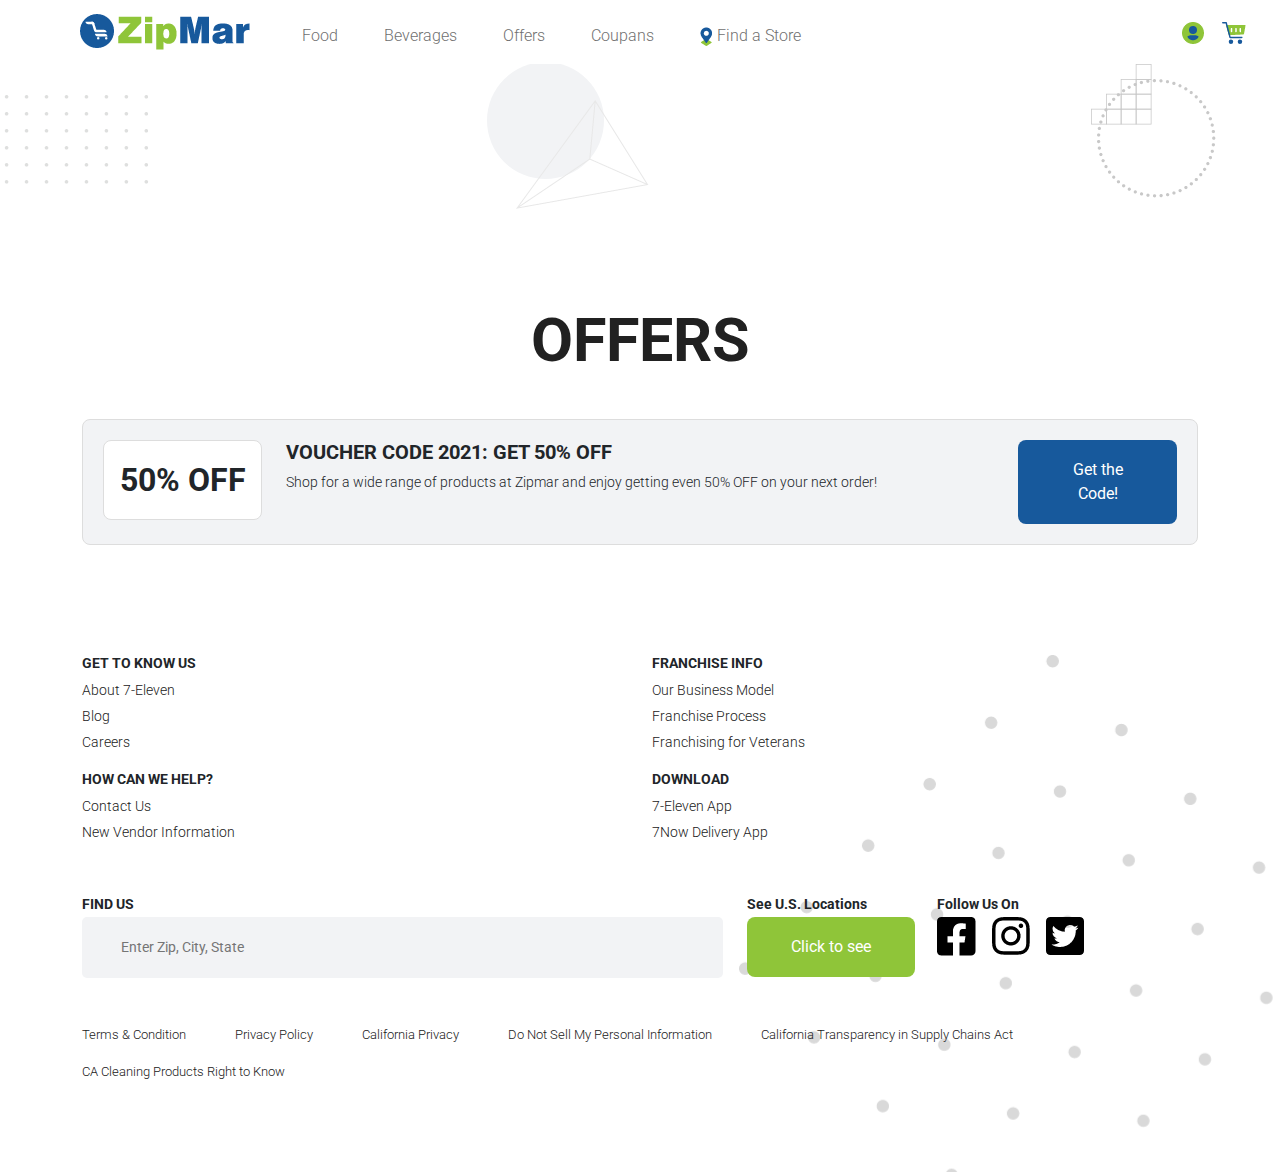
<file: coupon.html>
<!DOCTYPE html>
<html lang="en">
<head>
    <meta charset="UTF-8">
    <meta name="viewport" content="width=device-width, initial-scale=1.0">
    <title>Document</title>
    <!-- links -->
    <!-- fontawesome cdn -->
    <link rel="stylesheet" href="https://use.fontawesome.com/releases/v5.15.1/css/all.css" integrity="sha384-vp86vTRFVJgpjF9jiIGPEEqYqlDwgyBgEF109VFjmqGmIY/Y4HV4d3Gp2irVfcrp" crossorigin="anonymous">
    <!-- google fonts -->
    <link rel="preconnect" href="https://fonts.gstatic.com">
    <link href="https://fonts.googleapis.com/css2?family=Roboto:wght@300;400;700&display=swap" rel="stylesheet">
    <!-- bootstrap -->
    <link rel="stylesheet" href="assets/css/bootstrap.min.css">
    <!-- css -->
    <link rel="stylesheet" href="assets/css/styles.css">
</head>
<body>
    <!-- header -->
    <header>
        <div class="left-dots">
            <img src="assets/images/Group 125.png" alt="">
        </div>
        <div class="middle-circle">
            <img src="assets/images/Ellipse 12.png" alt="">
        </div>
        <div class="triangle-shape">
            <img src="assets/images/Path 128.png" alt="">
        </div>
        
        <div class="right-stair">
            <img src="assets/images/Group 137.png" alt="">
        </div>
        <div class="right-dotted-circle">
            <img src="assets/images/Path 127.png" alt="">
        </div>
        <nav class="navbar fixed-top navbar-expand-lg navbar-light">
            <a class="navbar-brand p-0 display-hide" href="index.html">
                <img src="assets/images/logo.png" alt="" >
            </a>
            <div class="ms-0 container">
                <a class="navbar-brand p-0 d-none display-view" href="index.html">
                    <img src="assets/images/logo.png" alt="" >
                </a>
                <button class="navbar-toggler" type="button" data-bs-toggle="collapse" data-bs-target="#navbarNav" aria-controls="navbarNav" aria-expanded="false" aria-label="Toggle navigation">
                    <span class="navbar-toggler-icon"></span>
                </button>
                <div class="collapse navbar-collapse" id="navbarNav">
                    <ul class="navbar-nav w-100">
                        <li class="nav-item">
                            <a class="nav-link" href="product.html">Food</a>
                        </li>
                        <li class="nav-item">
                            <a class="nav-link" href="product.html">Beverages</a>
                        </li>
                        <li class="nav-item">
                            <a class="nav-link" href="offers.html">Offers</a>
                        </li>
                        <li class="nav-item">
                            <a class="nav-link" href="#">Coupans</a>
                        </li>
                        <li class="nav-item">
                            <a class="nav-link" href=""><img class="me-1" src="assets/images/Group 142.png" alt="">Find a Store</a>
                        </li>
                        <li class="icon nav-link">
                            <div>
                                <a href="login.html" class="nav-item"><img src="assets/images/Group 193.png" alt=""></a>
                                <a href="cart.html" class="nav-item"><img src="assets/images/Group 190.png" alt=""></a>
                            </div>
                        </li>
                    </ul>
                </div>
            </div>
        </nav>
    </header>

    <!-- coupons section -->

    <section class="coupon-section">
        <div class="container">
            <div class="heading text-center">
                <h1>OFFERS</h1>
            </div>
            <div class="coupon-card mb-5">
                <div class="row">
                    <div class=" col-lg-2 col-md-2 col-sm-4">
                        <div class="text-center code-title">
                            <h2>50% OFF</h2>
                        </div>
                    </div>
                    <div class="col-lg-8 col-md-8 col-sm-8">
                        <div class="coupon-detail">
                            <h5>VOUCHER CODE 2021: GET 50% OFF</h5>
                            <p class="coupan-description">Shop for a wide range of products at Zipmar and enjoy getting even 50% OFF on your next order!</p>
                        </div>
                    </div>
                    <div class="col-lg-2 col-md-2 col-sm-12">
                        <div class="coupon-code">
                            <button onclick="showCode()" id="coupan-btn" type="button" class="btn w-100">Get the Code!</button>
                            <p ondblclick="hideCode()" id="coupan-code" class="code  d-none">abcdefg</p>
                        </div>
                    </div>
                </div>
            </div>
        </div>
    </section>


    <!-- footer -->

    <footer>
        <!-- <img class="footer-design" src="assets/images/Group 173.png" alt=""> -->
        <div class="container">
            <div class="row footer-top">
                <div class="col-lg-3 col-md-6 col-sm-6 w-50">
                    <h5>
                        GET TO KNOW US
                    </h5>
                    <ul class="p-0">
                        <li><a href="">About 7-Eleven</a></li>
                        <li><a href="">Blog</a></li>
                        <li><a href="">Careers</a></li>
                    </ul>
                </div>
                <div class="col-lg-3 col-md-6 col-sm-6 w-50">
                    <h5>
                        FRANCHISE INFO
                    </h5>
                    <ul class="p-0">
                        <li><a href="">Our Business Model</a></li>
                        <li><a href="">Franchise Process</a></li>
                        <li><a href="">Franchising for Veterans</a></li>
                    </ul>
                </div>
                <div class="col-lg-3 col-md-6 col-sm-6 w-50">
                    <h5>
                        HOW CAN WE HELP?
                    </h5>
                    <ul class="p-0">
                        <li><a href="">Contact Us</a></li>
                        <li><a href="">New Vendor Information</a></li>
                    </ul>
                </div>
                <div class="col-lg-3 col-md-6 col-sm-6 w-50">
                    <h5>
                        DOWNLOAD
                    </h5>
                    <ul class="p-0">
                        <li><a href="">7-Eleven App</a></li>
                        <li><a href="">7Now Delivery App</a></li>
                    </ul>
                </div>
            </div>
            <div class="row footer-middle">
                <div class="col-lg-7 col-md">
                    <h5>FIND US</h5>
                    <input class="w-100" type="text" placeholder="Enter Zip, City, State">
                </div>
                <div class="col-lg-2 col-md-6 col-sm-6 width">
                    <h5>See U.S. Locations</h5>
                    <button class="btn cts-btn">Click to see</button>
                </div>
                <div class="col-lg-3 col-md-6 col-sm-6 width">
                    <h5>Follow Us On</h5>
                    <div class="d-flex">
                        <a class="me-3" href=""><img src="assets/images/Icon awesome-facebook-square.png" alt=""></a>
                        <a class="me-3" href=""><img src="assets/images/Icon awesome-instagram.png" alt=""></a>
                        <a href=""><img src="assets/images/Icon awesome-twitter-square.png" alt=""></a>
                    </div>
                </div>
            </div>
            <div class=" footer-bottom">
                <div class="row">
                    <div class="col-lg-2 col-md-3 col-sm-4 w-auto mt-3">
                        <a href="">Terms & Condition</a>
                    </div>
                    <div class="col-lg-2 col-md-3 col-sm-4 w-auto mt-3">
                        <a href="">Privacy Policy</a>
                    </div>
                    <div class="col-lg-2 col-md-3 col-sm-4 w-auto mt-3">
                        <a href="">California Privacy</a>
                    </div>
                    <div class="col-lg-2 col-md-3 col-sm-4 w-auto mt-3">
                        <a href="">Do Not Sell My Personal Information</a>
                    </div>
                    <div class="col-lg-2 col-md-3 col-sm-4 w-auto mt-3">
                        <a href="">California Transparency in Supply Chains Act</a>
                    </div>
                    <div class="col-lg-2 col-md-3 col-sm-4 w-auto mt-3">
                        <a href="">CA Cleaning Products Right to Know</a>
                    </div>
                </div>
            </div>
        </div>
    </footer>






    <!-- js -->
    <script>
        var code = document.getElementById("coupan-code")
        var codeBtn = document.getElementById("coupan-btn")

        function showCode(){
            codeBtn.classList.add("hide")
            code.classList.add("show")
        }

        function hideCode(){
            codeBtn.classList.remove("hide")
            code.classList.remove("show")
        }
    </script>
    <!-- bootstrap js -->
    <script src="assets/js/bootstrap.min.js"></script>
    
</body>
</html>
</file>
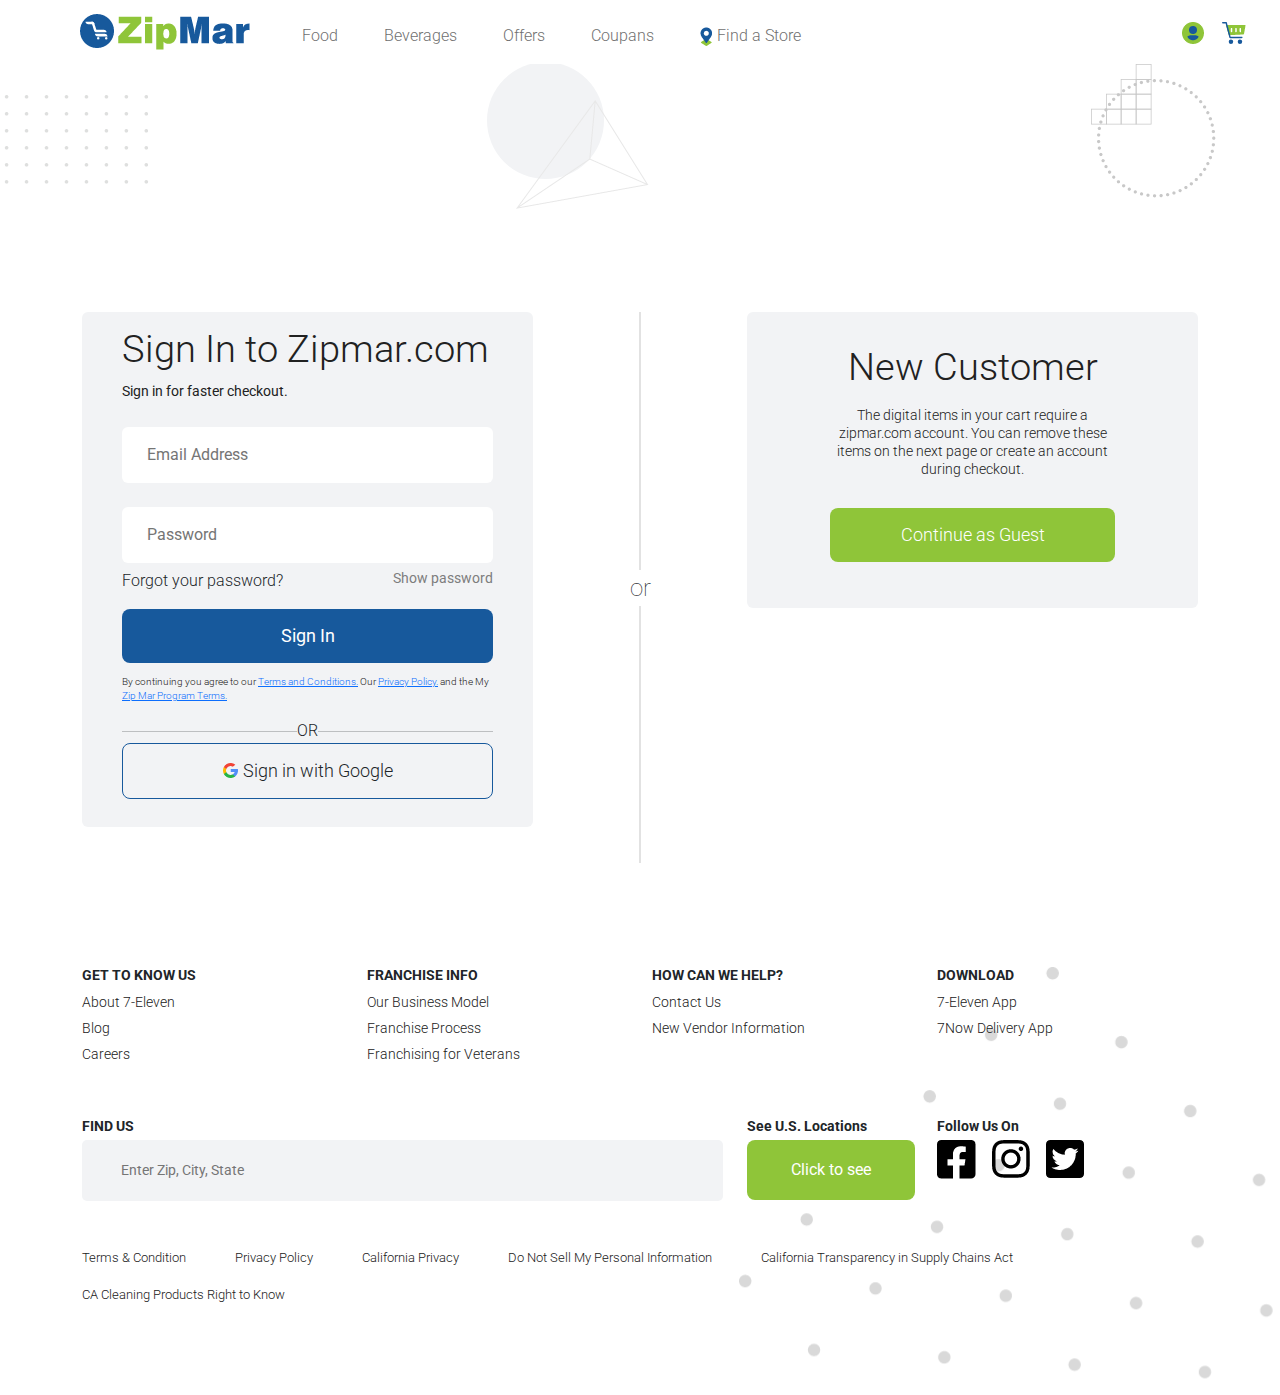
<file: login.html>
<!DOCTYPE html>
<html lang="en">
<head>
    <meta charset="UTF-8">
    <meta name="viewport" content="width=device-width, initial-scale=1.0">
    <title>Login - zip Mar</title>
    <!-- links -->
    <!-- fontawesome cdn -->
    <link rel="stylesheet" href="https://use.fontawesome.com/releases/v5.15.1/css/all.css" integrity="sha384-vp86vTRFVJgpjF9jiIGPEEqYqlDwgyBgEF109VFjmqGmIY/Y4HV4d3Gp2irVfcrp" crossorigin="anonymous">
    <!-- google fonts -->
    <link rel="preconnect" href="https://fonts.gstatic.com">
    <link href="https://fonts.googleapis.com/css2?family=Roboto:wght@300;400;700&display=swap" rel="stylesheet">
    <!-- bootstrap -->
    <link rel="stylesheet" href="assets/css/bootstrap.min.css">
    <!-- css -->
    <link rel="stylesheet" href="assets/css/styles.css">
</head>
<body>
    <header>
        <div class="left-dots">
            <img src="assets/images/Group 125.png" alt="">
        </div>
        <div class="middle-circle">
            <img src="assets/images/Ellipse 12.png" alt="">
        </div>
        <div class="triangle-shape">
            <img src="assets/images/Path 128.png" alt="">
        </div>
        
        <div class="right-stair">
            <img src="assets/images/Group 137.png" alt="">
        </div>
        <div class="right-dotted-circle">
            <img src="assets/images/Path 127.png" alt="">
        </div>
        <nav class="navbar fixed-top navbar-expand-lg navbar-light">
            <a class="navbar-brand p-0 display-hide" href="index.html">
                <img src="assets/images/logo.png" alt="" >
            </a>
            <div class="ms-0 container">
                <a class="navbar-brand p-0 d-none display-view" href="index.html">
                    <img src="assets/images/logo.png" alt="" >
                </a>
                <button class="navbar-toggler" type="button" data-bs-toggle="collapse" data-bs-target="#navbarNav" aria-controls="navbarNav" aria-expanded="false" aria-label="Toggle navigation">
                    <span class="navbar-toggler-icon"></span>
                </button>
                <div class="collapse navbar-collapse" id="navbarNav">
                    <ul class="navbar-nav w-100">
                        <li class="nav-item">
                            <a class="nav-link" href="product.html">Food</a>
                        </li>
                        <li class="nav-item">
                            <a class="nav-link" href="product.html">Beverages</a>
                        </li>
                        <li class="nav-item">
                            <a class="nav-link" href="#">Offers</a>
                        </li>
                        <li class="nav-item">
                            <a class="nav-link" href="#">Coupans</a>
                        </li>
                        <li class="nav-item">
                            <a class="nav-link" href=""><img class="me-1" src="assets/images/Group 142.png" alt="">Find a Store</a>
                        </li>
                        <li class="icon nav-link">
                            <div>
                                <a href="login.html" class="nav-item"><img src="assets/images/Group 193.png" alt=""></a>
                                <a href="cart.html" class="nav-item"><img src="assets/images/Group 190.png" alt=""></a>
                            </div>
                        </li>
                    </ul>
                </div>
            </div>
        </nav>
    </header>

    <!-- login section -->

    <section class="login-section">
        <div class="left-blue-circle remove-img">
            <img src="assets/images/Ellipse 5.png" alt="">
        </div>
        <div class="container">
            <div class="row">
                <div class="col-lg-5 col-md-6">
                    <div class="sign-in">
                        <h1 class="sign-in-heading">Sign In to Zipmar.com</h1>
                        <p class="sign-in-tag">Sign in for faster checkout.</p>
                        <form action="">
                            <input class="w-100 mb-4" type="text" placeholder="Email Address" required>
                            <input class="w-100" type="password" placeholder="Password" required>
                            <div class="pass d-flex justify-content-between">
                                <p class="foget-pass">Forgot your password?</p>
                                <p class="show-pass">Show password</p>
                            </div>
                            <a href="profile.html" class="btn sign-in-btn">Sign In</a>
                            <p class="agree-text">By continuing you agree to our <a href="">Terms and Conditions.</a> Our <a href="">Privacy Policy.</a> and the My <a href="">Zip Mar Program Terms.</a></p>
                            <div class="w-100 d-flex m-auto">
                                <hr>
                                OR
                                <hr>
                            </div>
                            <a href="checkout.html" class="btn google-btn">
                                <img src="assets/images/search.png" alt="">Sign in with Google
                            </a>
                        </form>
                    </div>
                </div>
                <div class="col-lg-2 col-md-1">
                    <div class="vl"></div>
                    <p class="or">or</p>
                    <div class="vl"></div>
                </div>
                <div class="col-lg-5 col-md-5">
                    <div class="guest text-center">
                        <h1 class="sign-in-heading">New Customer</h1>
                        <p>The digital items in your cart require a zipmar.com account. You can remove these items on the next page or create an account during checkout.</p>
                        <a href="checkout.html" class="btn guest-btn">
                            Continue as Guest
                        </a>
                    </div>
                </div>
            </div>
        </div>
        <div class="blue-dot remove-img">
            <img src="assets/images/Ellipse 7.png" alt="">
        </div>
    </section>

    <!-- footer -->

    <footer>
        <!-- <img class="footer-design" src="assets/images/Group 173.png" alt=""> -->
        <div class="container">
            <div class="row footer-top">
                <div class="col-lg-3 col-md-6 col-sm-6 width">
                    <h5>
                        GET TO KNOW US
                    </h5>
                    <ul class="p-0">
                        <li><a href="">About 7-Eleven</a></li>
                        <li><a href="">Blog</a></li>
                        <li><a href="">Careers</a></li>
                    </ul>
                </div>
                <div class="col-lg-3 col-md-6 col-sm-6 width">
                    <h5>
                        FRANCHISE INFO
                    </h5>
                    <ul class="p-0">
                        <li><a href="">Our Business Model</a></li>
                        <li><a href="">Franchise Process</a></li>
                        <li><a href="">Franchising for Veterans</a></li>
                    </ul>
                </div>
                <div class="col-lg-3 col-md-6 col-sm-6 width">
                    <h5>
                        HOW CAN WE HELP?
                    </h5>
                    <ul class="p-0">
                        <li><a href="">Contact Us</a></li>
                        <li><a href="">New Vendor Information</a></li>
                    </ul>
                </div>
                <div class="col-lg-3 col-md-6 col-sm-6 width">
                    <h5>
                        DOWNLOAD
                    </h5>
                    <ul class="p-0">
                        <li><a href="">7-Eleven App</a></li>
                        <li><a href="">7Now Delivery App</a></li>
                    </ul>
                </div>
            </div>
            <div class="row footer-middle">
                <div class="col-lg-7 col-md">
                    <h5>FIND US</h5>
                    <input class="w-100" type="text" placeholder="Enter Zip, City, State">
                </div>
                <div class="col-lg-2 col-md-6 col-sm-6 width">
                    <h5>See U.S. Locations</h5>
                    <button class="btn cts-btn">Click to see</button>
                </div>
                <div class="col-lg-3 col-md-6 col-sm-6 width">
                    <h5>Follow Us On</h5>
                    <div class="d-flex">
                        <a class="me-3" href=""><img src="assets/images/Icon awesome-facebook-square.png" alt=""></a>
                        <a class="me-3" href=""><img src="assets/images/Icon awesome-instagram.png" alt=""></a>
                        <a href=""><img src="assets/images/Icon awesome-twitter-square.png" alt=""></a>
                    </div>
                </div>
            </div>
            <div class=" footer-bottom">
                <div class="row">
                    <div class="col-lg-2 col-md-3 col-sm-4 w-auto mt-3">
                        <a href="">Terms & Condition</a>
                    </div>
                    <div class="col-lg-2 col-md-3 col-sm-4 w-auto mt-3">
                        <a href="">Privacy Policy</a>
                    </div>
                    <div class="col-lg-2 col-md-3 col-sm-4 w-auto mt-3">
                        <a href="">California Privacy</a>
                    </div>
                    <div class="col-lg-2 col-md-3 col-sm-4 w-auto mt-3">
                        <a href="">Do Not Sell My Personal Information</a>
                    </div>
                    <div class="col-lg-2 col-md-3 col-sm-4 w-auto mt-3">
                        <a href="">California Transparency in Supply Chains Act</a>
                    </div>
                    <div class="col-lg-2 col-md-3 col-sm-4 w-auto mt-3">
                        <a href="">CA Cleaning Products Right to Know</a>
                    </div>
                </div>
            </div>
        </div>
    </footer>

    <!-- bootstrap js -->
    <script src="assets/js/bootstrap.min.js"></script>
</body>
</html>
</file>
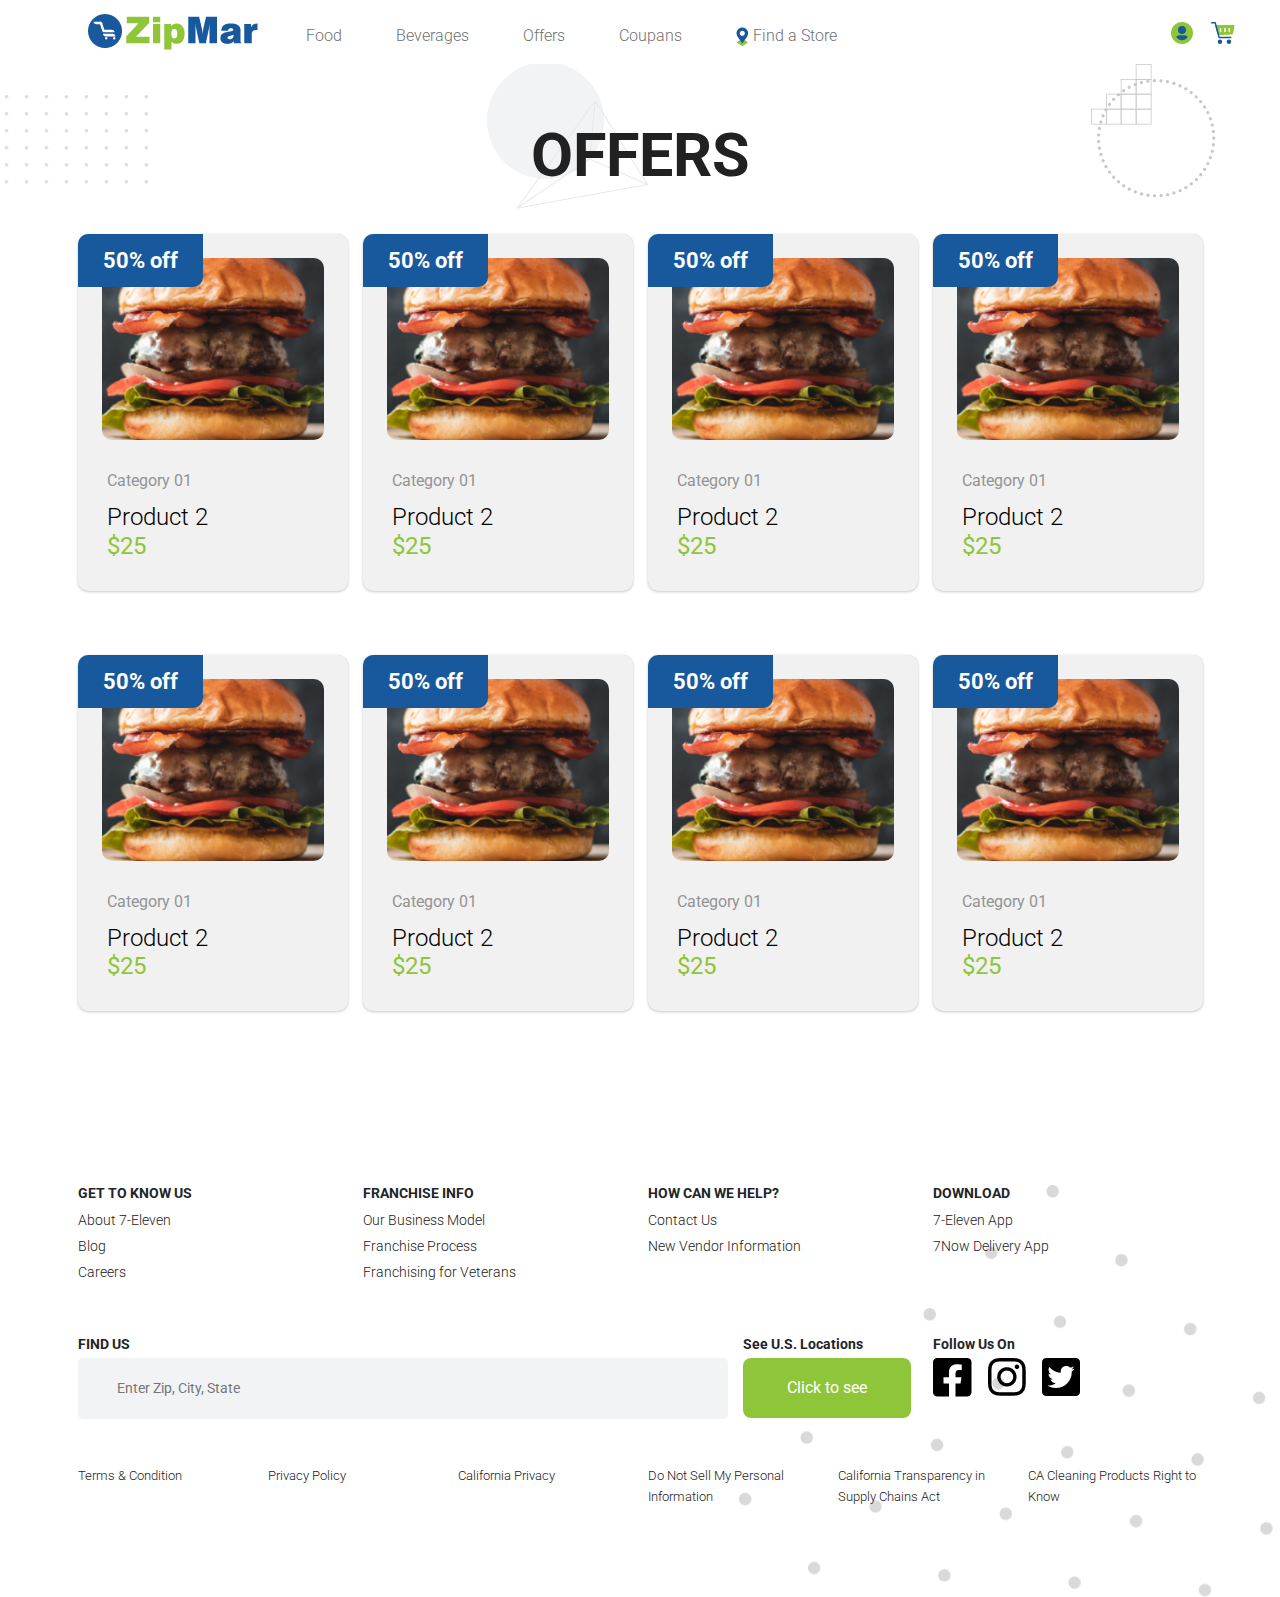
<file: offers.html>
<!DOCTYPE html>
<html lang="en">
<head>
    <meta charset="UTF-8">
    <meta name="viewport" content="width=device-width, initial-scale=1.0">
    <title>Offers - Zipmar</title>
    <!-- links -->
    <!-- fontawesome cdn -->
    <link rel="stylesheet" href="https://use.fontawesome.com/releases/v5.15.1/css/all.css" integrity="sha384-vp86vTRFVJgpjF9jiIGPEEqYqlDwgyBgEF109VFjmqGmIY/Y4HV4d3Gp2irVfcrp" crossorigin="anonymous">
    <!-- google fonts -->
    <link rel="preconnect" href="https://fonts.gstatic.com">
    <link href="https://fonts.googleapis.com/css2?family=Roboto:wght@300;400;700&display=swap" rel="stylesheet">
    <!-- bootstrap -->
    <link rel="stylesheet" href="assets/css/bootstrap.min.css">
    <link rel="stylesheet" href="assets/css/adminlte.min.css">
    <!-- css -->
    <link rel="stylesheet" href="assets/css/styles.css">
</head>
<body>
    <!-- header -->
    <header class="header">
        <div class="left-dots">
            <img src="assets/images/Group 125.png" alt="">
        </div>
        <div class="middle-circle">
            <img src="assets/images/Ellipse 12.png" alt="">
        </div>
        <div class="triangle-shape">
            <img src="assets/images/Path 128.png" alt="">
        </div>
        
        <div class="right-stair">
            <img src="assets/images/Group 137.png" alt="">
        </div>
        <div class="right-dotted-circle">
            <img src="assets/images/Path 127.png" alt="">
        </div>
        <nav class="navbar fixed-top navbar-expand-lg navbar-light">
            <a class="navbar-brand p-0 display-hide" href="index.html">
                <img src="assets/images/logo.png" alt="" >
            </a>
            <div class="ms-0 container">
                <a class="navbar-brand p-0 d-none display-view" href="index.html">
                    <img src="assets/images/logo.png" alt="" >
                </a>
                <button class="navbar-toggler" type="button" data-bs-toggle="collapse" data-bs-target="#navbarNav" aria-controls="navbarNav" aria-expanded="false" aria-label="Toggle navigation">
                    <span class="navbar-toggler-icon"></span>
                </button>
                <div class="collapse navbar-collapse" id="navbarNav">
                    <ul class="navbar-nav w-100">
                        <li class="nav-item">
                            <a class="nav-link" href="product.html">Food</a>
                        </li>
                        <li class="nav-item">
                            <a class="nav-link" href="product.html">Beverages</a>
                        </li>
                        <li class="nav-item">
                            <a class="nav-link" href="#">Offers</a>
                        </li>
                        <li class="nav-item">
                            <a class="nav-link" href="#">Coupans</a>
                        </li>
                        <li class="nav-item">
                            <a class="nav-link" href=""><img class="me-1" src="assets/images/Group 142.png" alt="">Find a Store</a>
                        </li>
                        <li class="icon nav-link">
                            <div>
                                <a href="login.html" class="nav-item"><img src="assets/images/Group 193.png" alt=""></a>
                                <a href="cart.html" class="nav-item"><img src="assets/images/Group 190.png" alt=""></a>
                            </div>
                        </li>
                    </ul>
                </div>
            </div>
        </nav>
    </header>

    <!-- offers -section -->

    <section class="offers-section">
        <div class="container">
            <div class="heading text-center">
                <h1>OFFERS</h1>
            </div>
            <div class="row">
                <div class="col-lg-3 col-md-4 col-sm-6 mb-5">
                    <div class="card product-container">
                        <div class="off">
                            <p>50% off</p>
                        </div>
                        <a class="btn wishlist-icon" href="">
                            <i class="far fa-heart fa-2x"></i>
                        </a>
                        <a href="product-detail.html">
                            <div style="background-image: url(assets/images/alex-motoc-H5gNE2RX8Ac-unsplash.png);" class="product-img">
                                
                            </div>
                            <div class="text-area">
                                <p class="product-category">Category 01</p>
                                <h5 class="product-name">Product 2 <span>$25</span></h5>
                            </div>
                            <a href="cart.html" class="btn atc-product-btn">Add To Cart</a>
                        </a>
                    </div>
                </div>
                <div class="col-lg-3 col-md-4 col-sm-6 mb-5">
                    <div class="card product-container">
                        <div class="off">
                            <p>50% off</p>
                        </div>
                        <a class="btn wishlist-icon" href="">
                            <i class="far fa-heart fa-2x"></i>
                        </a>
                        <a href="product-detail.html">
                            <div style="background-image: url(assets/images/alex-motoc-H5gNE2RX8Ac-unsplash.png);" class="product-img">
                                
                            </div>
                            <div class="text-area">
                                <p class="product-category">Category 01</p>
                                <h5 class="product-name">Product 2 <span>$25</span></h5>
                            </div>
                            <a href="cart.html" class="btn atc-product-btn">Add To Cart</a>
                        </a>
                    </div>
                </div>
                <div class="col-lg-3 col-md-4 col-sm-6 mb-5">
                    <div class="card product-container">
                        <div class="off">
                            <p>50% off</p>
                        </div>
                        <a class="btn wishlist-icon" href="">
                            <i class="far fa-heart fa-2x"></i>
                        </a>
                        <a href="product-detail.html">
                            <div style="background-image: url(assets/images/alex-motoc-H5gNE2RX8Ac-unsplash.png);" class="product-img">
                                
                            </div>
                            <div class="text-area">
                                <p class="product-category">Category 01</p>
                                <h5 class="product-name">Product 2 <span>$25</span></h5>
                            </div>
                            <a href="cart.html" class="btn atc-product-btn">Add To Cart</a>
                        </a>
                    </div>
                </div>
                <div class="col-lg-3 col-md-4 col-sm-6 mb-5">
                    <div class="card product-container">
                        <div class="off">
                            <p>50% off</p>
                        </div>
                        <a class="btn wishlist-icon" href="">
                            <i class="far fa-heart fa-2x"></i>
                        </a>
                        <a href="product-detail.html">
                            <div style="background-image: url(assets/images/alex-motoc-H5gNE2RX8Ac-unsplash.png);" class="product-img">
                                
                            </div>
                            <div class="text-area">
                                <p class="product-category">Category 01</p>
                                <h5 class="product-name">Product 2 <span>$25</span></h5>
                            </div>
                            <a href="cart.html" class="btn atc-product-btn">Add To Cart</a>
                        </a>
                    </div>
                </div>
                <div class="col-lg-3 col-md-4 col-sm-6 mb-5">
                    <div class="card product-container">
                        <div class="off">
                            <p>50% off</p>
                        </div>
                        <a class="btn wishlist-icon" href="">
                            <i class="far fa-heart fa-2x"></i>
                        </a>
                        <a href="product-detail.html">
                            <div style="background-image: url(assets/images/alex-motoc-H5gNE2RX8Ac-unsplash.png);" class="product-img">
                                
                            </div>
                            <div class="text-area">
                                <p class="product-category">Category 01</p>
                                <h5 class="product-name">Product 2 <span>$25</span></h5>
                            </div>
                            <a href="cart.html" class="btn atc-product-btn">Add To Cart</a>
                        </a>
                    </div>
                </div>
                <div class="col-lg-3 col-md-4 col-sm-6 mb-5">
                    <div class="card product-container">
                        <div class="off">
                            <p>50% off</p>
                        </div>
                        <a class="btn wishlist-icon" href="">
                            <i class="far fa-heart fa-2x"></i>
                        </a>
                        <a href="product-detail.html">
                            <div style="background-image: url(assets/images/alex-motoc-H5gNE2RX8Ac-unsplash.png);" class="product-img">
                                
                            </div>
                            <div class="text-area">
                                <p class="product-category">Category 01</p>
                                <h5 class="product-name">Product 2 <span>$25</span></h5>
                            </div>
                            <a href="cart.html" class="btn atc-product-btn">Add To Cart</a>
                        </a>
                    </div>
                </div>
                <div class="col-lg-3 col-md-4 col-sm-6 mb-5">
                    <div class="card product-container">
                        <div class="off">
                            <p>50% off</p>
                        </div>
                        <a class="btn wishlist-icon" href="">
                            <i class="far fa-heart fa-2x"></i>
                        </a>
                        <a href="product-detail.html">
                            <div style="background-image: url(assets/images/alex-motoc-H5gNE2RX8Ac-unsplash.png);" class="product-img">
                                
                            </div>
                            <div class="text-area">
                                <p class="product-category">Category 01</p>
                                <h5 class="product-name">Product 2 <span>$25</span></h5>
                            </div>
                            <a href="cart.html" class="btn atc-product-btn">Add To Cart</a>
                        </a>
                    </div>
                </div>
                <div class="col-lg-3 col-md-4 col-sm-6 mb-5">
                    <div class="card product-container">
                        <div class="off">
                            <p>50% off</p>
                        </div>
                        <a class="btn wishlist-icon" href="">
                            <i class="far fa-heart fa-2x"></i>
                        </a>
                        <a href="product-detail.html">
                            <div style="background-image: url(assets/images/alex-motoc-H5gNE2RX8Ac-unsplash.png);" class="product-img">
                                
                            </div>
                            <div class="text-area">
                                <p class="product-category">Category 01</p>
                                <h5 class="product-name">Product 2 <span>$25</span></h5>
                            </div>
                            <a href="cart.html" class="btn atc-product-btn">Add To Cart</a>
                        </a>
                    </div>
                </div>
            </div>
        </div>
    </section>






    <!-- footer -->

    <footer>
        <!-- <img class="footer-design" src="assets/images/Group 173.png" alt=""> -->
        <div class="container">
            <div class="row footer-top">
                <div class="col-lg-3 col-md-6 col-sm-6 width">
                    <h5>
                        GET TO KNOW US
                    </h5>
                    <ul class="p-0">
                        <li><a href="">About 7-Eleven</a></li>
                        <li><a href="">Blog</a></li>
                        <li><a href="">Careers</a></li>
                    </ul>
                </div>
                <div class="col-lg-3 col-md-6 col-sm-6 width">
                    <h5>
                        FRANCHISE INFO
                    </h5>
                    <ul class="p-0">
                        <li><a href="">Our Business Model</a></li>
                        <li><a href="">Franchise Process</a></li>
                        <li><a href="">Franchising for Veterans</a></li>
                    </ul>
                </div>
                <div class="col-lg-3 col-md-6 col-sm-6 width">
                    <h5>
                        HOW CAN WE HELP?
                    </h5>
                    <ul class="p-0">
                        <li><a href="">Contact Us</a></li>
                        <li><a href="">New Vendor Information</a></li>
                    </ul>
                </div>
                <div class="col-lg-3 col-md-6 col-sm-6 width">
                    <h5>
                        DOWNLOAD
                    </h5>
                    <ul class="p-0">
                        <li><a href="">7-Eleven App</a></li>
                        <li><a href="">7Now Delivery App</a></li>
                    </ul>
                </div>
            </div>
            <div class="row footer-middle">
                <div class="col-lg-7 col-md">
                    <h5>FIND US</h5>
                    <input class="w-100" type="text" placeholder="Enter Zip, City, State">
                </div>
                <div class="col-lg-2 col-md-6 col-sm-6 width">
                    <h5>See U.S. Locations</h5>
                    <button class="btn cts-btn">Click to see</button>
                </div>
                <div class="col-lg-3 col-md-6 col-sm-6 width">
                    <h5>Follow Us On</h5>
                    <div class="d-flex">
                        <a class="me-3" href=""><img src="assets/images/Icon awesome-facebook-square.png" alt=""></a>
                        <a class="me-3" href=""><img src="assets/images/Icon awesome-instagram.png" alt=""></a>
                        <a href=""><img src="assets/images/Icon awesome-twitter-square.png" alt=""></a>
                    </div>
                </div>
            </div>
            <div class=" footer-bottom">
                <div class="row">
                    <div class="col-lg-2 col-md-3 col-sm-4 w-auto mt-3">
                        <a href="">Terms & Condition</a>
                    </div>
                    <div class="col-lg-2 col-md-3 col-sm-4 w-auto mt-3">
                        <a href="">Privacy Policy</a>
                    </div>
                    <div class="col-lg-2 col-md-3 col-sm-4 w-auto mt-3">
                        <a href="">California Privacy</a>
                    </div>
                    <div class="col-lg-2 col-md-3 col-sm-4 w-auto mt-3">
                        <a href="">Do Not Sell My Personal Information</a>
                    </div>
                    <div class="col-lg-2 col-md-3 col-sm-4 w-auto mt-3">
                        <a href="">California Transparency in Supply Chains Act</a>
                    </div>
                    <div class="col-lg-2 col-md-3 col-sm-4 w-auto mt-3">
                        <a href="">CA Cleaning Products Right to Know</a>
                    </div>
                </div>
            </div>
        </div>
    </footer>

    <!-- bootstrap js -->
    <script src="assets/js/bootstrap.min.js"></script>
</body>
</html>
</file>
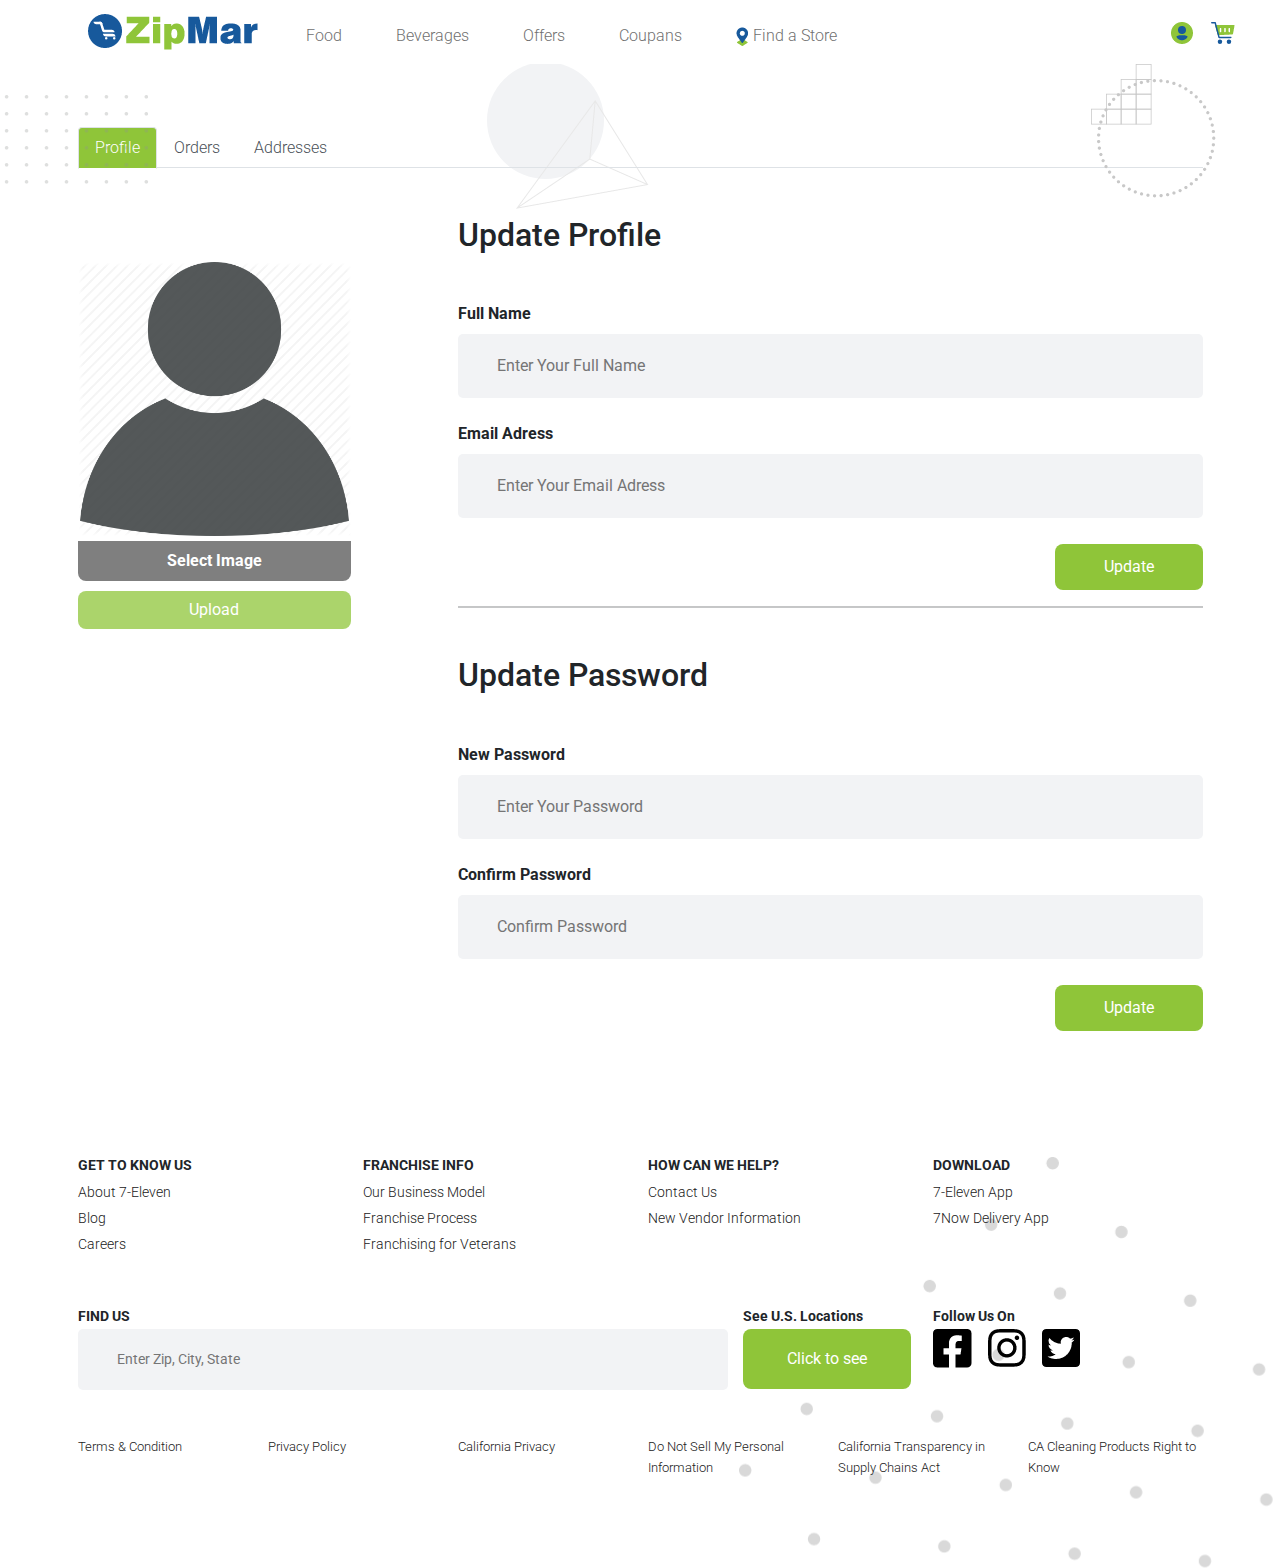
<file: profile.html>
<!DOCTYPE html>
<html lang="en">
<head>
    <meta charset="UTF-8">
    <meta name="viewport" content="width=device-width, initial-scale=1.0">
    <title>Profile - Zipmar</title>
    <!-- links -->
    <!-- fontawesome cdn -->
    <link rel="stylesheet" href="https://use.fontawesome.com/releases/v5.15.1/css/all.css" integrity="sha384-vp86vTRFVJgpjF9jiIGPEEqYqlDwgyBgEF109VFjmqGmIY/Y4HV4d3Gp2irVfcrp" crossorigin="anonymous">
    <!-- google fonts -->
    <link rel="preconnect" href="https://fonts.gstatic.com">
    <link href="https://fonts.googleapis.com/css2?family=Roboto:wght@300;400;700&display=swap" rel="stylesheet">
    <!-- bootstrap -->
    <link rel="stylesheet" href="assets/css/bootstrap.min.css">
    <link rel="stylesheet" href="assets/css/adminlte.min.css">
    <!-- css -->
    <link rel="stylesheet" href="assets/css/styles.css">
</head>
<body>
    <!-- header -->
    <header class="header">
        <div class="left-dots">
            <img src="assets/images/Group 125.png" alt="">
        </div>
        <div class="middle-circle">
            <img src="assets/images/Ellipse 12.png" alt="">
        </div>
        <div class="triangle-shape">
            <img src="assets/images/Path 128.png" alt="">
        </div>
        
        <div class="right-stair">
            <img src="assets/images/Group 137.png" alt="">
        </div>
        <div class="right-dotted-circle">
            <img src="assets/images/Path 127.png" alt="">
        </div>
        <nav class="navbar fixed-top navbar-expand-lg navbar-light">
            <a class="navbar-brand p-0 display-hide" href="index.html">
                <img src="assets/images/logo.png" alt="" >
            </a>
            <div class="ms-0 container">
                <a class="navbar-brand p-0 d-none display-view" href="index.html">
                    <img src="assets/images/logo.png" alt="" >
                </a>
                <button class="navbar-toggler" type="button" data-bs-toggle="collapse" data-bs-target="#navbarNav" aria-controls="navbarNav" aria-expanded="false" aria-label="Toggle navigation">
                    <span class="navbar-toggler-icon"></span>
                </button>
                <div class="collapse navbar-collapse" id="navbarNav">
                    <ul class="navbar-nav w-100">
                        <li class="nav-item">
                            <a class="nav-link" href="product.html">Food</a>
                        </li>
                        <li class="nav-item">
                            <a class="nav-link" href="product.html">Beverages</a>
                        </li>
                        <li class="nav-item">
                            <a class="nav-link" href="#">Offers</a>
                        </li>
                        <li class="nav-item">
                            <a class="nav-link" href="#">Coupans</a>
                        </li>
                        <li class="nav-item">
                            <a class="nav-link" href=""><img class="me-1" src="assets/images/Group 142.png" alt="">Find a Store</a>
                        </li>
                        <li class="icon nav-link">
                            <div>
                                <a href="login.html" class="nav-item"><img src="assets/images/Group 193.png" alt=""></a>
                                <a href="cart.html" class="nav-item"><img src="assets/images/Group 190.png" alt=""></a>
                            </div>
                        </li>
                    </ul>
                </div>
            </div>
        </nav>
    </header>

    <!-- profile section -->
    <section class="profile-section">
        <div class="container">
            <ul class="nav nav-tabs" id="myTab" role="tablist">
                <li class="nav-item" role="presentation">
                  <a class="nav-link active" id="home-tab" data-bs-toggle="tab" href="#home" role="tab" aria-controls="home" aria-selected="true">Profile</a>
                </li>
                <li class="nav-item" role="presentation">
                  <a class="nav-link" id="profile-tab" data-bs-toggle="tab" href="#profile" role="tab" aria-controls="profile" aria-selected="false">Orders</a>
                </li>
                <li class="nav-item" role="presentation">
                  <a class="nav-link" id="contact-tab" data-bs-toggle="tab" href="#contact" role="tab" aria-controls="contact" aria-selected="false">Addresses</a>
                </li>
              </ul>
              <div class="tab-content" id="myTabContent">
                <div class="tab-pane fade show active" id="home" role="tabpanel" aria-labelledby="home-tab">
                    <div class="row mt-5">
                        <div class="col-lg-4 col-md-4">
                            <div class="profile-img">
                                <div class="profile-pic w-75" style="background-image: url(assets/images/person-head-icon-10.png);"></div>
                                <label for="file-upload" class="w-75 custom-file-upload">
                                    <i class="fa fa-cloud-upload"></i> Select Image
                                </label>
                                <input id="file-upload" type="file"/>
                                <button type="submit" class="btn w-75">Upload</button>
                            </div>
                        </div>
                        <div class="col-lg-8 col-md-8">
                            <div class="heading">
                                <h2>Update Profile</h2>
                            </div>
                            <form action="" class="mt-5">
                                <div class="form-group">
                                    <label for="">Full Name</label>
                                    <input class="w-100" type="text" placeholder="Enter Your Full Name">
                                </div>
                                <div class="form-group mt-4">
                                    <label for="">Email Adress</label>
                                    <input class="w-100" type="email" placeholder="Enter Your Email Adress">
                                </div>
                                <div class="form-group d-flex justify-content-end">
                                    <button type="submit" class="btn update-btn">Update</button>
                                </div>
                            </form>
                            <hr>
                            <div class="heading mt-5">
                                <h2>Update Password</h2>
                            </div>
                            <form action="" class="mt-5">
                                <div class="form-group">
                                    <label for="">New Password</label>
                                    <input class="w-100" type="text" placeholder="Enter Your Password">
                                </div>
                                <div class="form-group mt-4">
                                    <label for="">Confirm Password</label>
                                    <input class="w-100" type="password" placeholder="Confirm Password">
                                </div>
                                <div class="form-group d-flex justify-content-end">
                                    <button type="submit" class="btn update-btn">Update</button>
                                </div>
                            </form>
                        </div>
                    </div>
                </div>
                <div class="tab-pane fade" id="profile" role="tabpanel" aria-labelledby="profile-tab">...</div>
                <div class="tab-pane fade" id="contact" role="tabpanel" aria-labelledby="contact-tab">...</div>
              </div>
            
        </div>
    </section>


    <!-- footer -->

    <footer>
        <!-- <img class="footer-design" src="assets/images/Group 173.png" alt=""> -->
        <div class="container">
            <div class="row footer-top">
                <div class="col-lg-3 col-md-6 col-sm-6 width">
                    <h5>
                        GET TO KNOW US
                    </h5>
                    <ul class="p-0">
                        <li><a href="">About 7-Eleven</a></li>
                        <li><a href="">Blog</a></li>
                        <li><a href="">Careers</a></li>
                    </ul>
                </div>
                <div class="col-lg-3 col-md-6 col-sm-6 width">
                    <h5>
                        FRANCHISE INFO
                    </h5>
                    <ul class="p-0">
                        <li><a href="">Our Business Model</a></li>
                        <li><a href="">Franchise Process</a></li>
                        <li><a href="">Franchising for Veterans</a></li>
                    </ul>
                </div>
                <div class="col-lg-3 col-md-6 col-sm-6 width">
                    <h5>
                        HOW CAN WE HELP?
                    </h5>
                    <ul class="p-0">
                        <li><a href="">Contact Us</a></li>
                        <li><a href="">New Vendor Information</a></li>
                    </ul>
                </div>
                <div class="col-lg-3 col-md-6 col-sm-6 width">
                    <h5>
                        DOWNLOAD
                    </h5>
                    <ul class="p-0">
                        <li><a href="">7-Eleven App</a></li>
                        <li><a href="">7Now Delivery App</a></li>
                    </ul>
                </div>
            </div>
            <div class="row footer-middle">
                <div class="col-lg-7 col-md">
                    <h5>FIND US</h5>
                    <input class="w-100" type="text" placeholder="Enter Zip, City, State">
                </div>
                <div class="col-lg-2 col-md-6 col-sm-6 width">
                    <h5>See U.S. Locations</h5>
                    <button class="btn cts-btn">Click to see</button>
                </div>
                <div class="col-lg-3 col-md-6 col-sm-6 width">
                    <h5>Follow Us On</h5>
                    <div class="d-flex">
                        <a class="me-3" href=""><img src="assets/images/Icon awesome-facebook-square.png" alt=""></a>
                        <a class="me-3" href=""><img src="assets/images/Icon awesome-instagram.png" alt=""></a>
                        <a href=""><img src="assets/images/Icon awesome-twitter-square.png" alt=""></a>
                    </div>
                </div>
            </div>
            <div class=" footer-bottom">
                <div class="row">
                    <div class="col-lg-2 col-md-3 col-sm-4 w-auto mt-3">
                        <a href="">Terms & Condition</a>
                    </div>
                    <div class="col-lg-2 col-md-3 col-sm-4 w-auto mt-3">
                        <a href="">Privacy Policy</a>
                    </div>
                    <div class="col-lg-2 col-md-3 col-sm-4 w-auto mt-3">
                        <a href="">California Privacy</a>
                    </div>
                    <div class="col-lg-2 col-md-3 col-sm-4 w-auto mt-3">
                        <a href="">Do Not Sell My Personal Information</a>
                    </div>
                    <div class="col-lg-2 col-md-3 col-sm-4 w-auto mt-3">
                        <a href="">California Transparency in Supply Chains Act</a>
                    </div>
                    <div class="col-lg-2 col-md-3 col-sm-4 w-auto mt-3">
                        <a href="">CA Cleaning Products Right to Know</a>
                    </div>
                </div>
            </div>
        </div>
    </footer>

    <!-- bootstrap js -->
    <script src="assets/js/bootstrap.min.js"></script>
</body>
</html>
</file>
<file: assets/css/styles.css>
body{
    font-family: 'Roboto', sans-serif;
    font-weight: 300;
    margin: 0;
    overflow-x: hidden;
}

.custom-container{
    width: 920px!important;
    margin: auto;
}

/* header */

header{
    position: relative;
    height: 312px;
    /* margin-bottom: 50px; */
}

header .left-dots{
    position: absolute;
    left: -95px;
    top: 95px;
}

header .middle-circle img{
    position: absolute;
    top: 62px;
    left: 38.05%;
    z-index: -10;
}

header .triangle-shape img{
    position: absolute;
    top: 99.7px;
    left: 40.313%;
    z-index: -1;
}

section .egg-img-big{
    position: absolute;
    left: 60%;
    top: -35px;
    z-index: 10;
}

section .egg-img-big .header-food-dish{
    position: absolute;
}

section .header-tagline{
    position: absolute;
    top: 136px;
    left: 50.782%;
    z-index: 20;
}

section .header-tagline .egg-img{
    position: absolute;
    z-index: 10;
    left: 25.6px;
    top: -11.8px;
}

section .header-tagline p{
    margin: 0;
    border-radius: 15px;
    width: 369px;
    background-color: #F2F3F5;
    padding: 15px 22px 15px 144px;
    font-size: 20px;
    line-height: 22px;
    font-weight: 400;
}

header .right-stair{
    position: absolute;
    top: 64px;
    right: 10%;
    z-index: -10;
}

header .right-dotted-circle{
    position: absolute;
    top: 79px;
    right: 5%;
    z-index: 0;
}

header nav{
    background-color: #fff!important;
    /* z-index: 5!important; */
}

header .logo img{
    padding-right: 95px!important;
}

header .navbar-brand img{
    padding-right: 16px;
    padding-left: 80px;
}

header .navbar-toggler:focus{
    outline: none;
    box-shadow: none;
}

header ul{
    position: relative;
}

header ul li{
    width: fit-content;
}

header li a{
    font-size: 1rem;
    padding-top: 16px!important;
    color: #707070!important;
    padding-right: 38px!important;
}

header ul .icon{
    position: absolute;
    right: 0;
    padding-top: 12px!important;
    padding-bottom: 0!important;
}

header ul .icon div:first-child a{
    padding-right: 14px!important;
}

/* search section */

.search-section{
    position: relative;
    margin-bottom: 73px;
}

.search-section .left-blue-circle{
    position: absolute;
    top: 135px;
    left: 5%;
}

.search-section .imgs{
    position: relative;
}

.search-section .imgs .green-dot{
    position: absolute;
    left: -96px;
    top: -28px;
    z-index: 0;
}

.search-section .imgs .line-circle{
    position: absolute;
    z-index: 0;
    top: -48px;
    left: -39px;
}

.search-section .imgs .sale-tag{
    position: absolute;
    z-index: 0;
    top: 52px;
    right: 100px;
    border-radius: 50px 50px 50px 0;
    font-size: 22px;
    margin: 0;
    font-weight: bold;
    color: #fff;
    width: fit-content;
    background: #17599C;
    padding: 10px 25px 10px;
}

.search-section .heading h1{
    color: #212121;
    font-size: 61px;
    margin: auto;
    margin-top: 50px;
    line-height: 57px;
    font-weight: bold;
}

.search-section .text p{
    font-size: 14px;
    line-height: 18px;
    font-weight: 300;
    margin: auto;
    margin-top: 10px;
    margin-bottom: 62px;
}

.search-section .search-box{
    position: relative;
}

.search-section .search-box .search{
    padding: 31px 39px;
    background-color: #F2F3F5;
    border-radius: 15px;
    border: none;
}

.search-section .search-box .search:focus{
    outline: none;
}

.search-section .search-box button{
    padding: 14px 65px;
    background-color: #8FC539;
    color: #fff;
    border-radius: 15px;
    border: 2px solid #8FC539;
    position: absolute;
    right: 12px;
    top: 12px;
    font-size: 22px;
    font-weight: 400;
}

.search-section .search-box .search-bg-img{
    position: absolute;
    top: 53.9px;
    z-index: -1;
    right: 101.1px;
}

.search-section .blue-dot{
    position: absolute;
    right: 14%;
    top: 200px;
}

.search-section .green-circle{
    position: absolute;
    right: 7%;
    top: 302px;
}

/* add sections */

/* add section 1 */

.add-section-1{
    margin-bottom: 120px;
}

.add-section-1 .container-box{
    background-color: #F2F3F5;
    border-radius: 15px;
}

.add-section-1 .container-box .text-area{
    position: relative;
}
.add-section-1 .container-box .text-area .left-pointer{
    position: absolute;
    top: 128.6px;
    left: -75.6px;
}

.add-section-1 .container-box .text{
    padding-top: 59px;
    padding-left: 95px;
    padding-bottom: 59px;
}

.add-section-1 .container-box .text h1{
    font-size: 42px;
    font-weight: bold;
    padding-bottom: 17px;
}

.add-section-1 .container-box .text p{
    font-size: 12px;
    font-weight: 300;
    line-height: 18px;
    padding-bottom: 40px;
}

.add-section-1 .container-box .btns .atc-btn{
    padding: 10px 43px;
    color: #fff;
    font-size: 14px;
    font-weight: 400;
    background-color: #8FC539;
    border-radius: 8px;
    margin-right: 30px;
}

.add-section-1 .container-box .btns .fas-btn{
    padding: 10px 43px;
    color: #fff;
    font-size: 14px;
    font-weight: 400;
    background-color: #17599C;
    border-radius: 8px;
}

.add-section-1 .container-box .imgs-area{
    position: relative;
}

.add-section-1 .container-box .imgs {
    position: relative;
    margin-top: 5px;
}

.add-section-1 .container-box .imgs .jelly-img{
    position: absolute;
    bottom: 7px;
    left: -45px;
}

.add-section-1 .container-box .imgs-area .right-green-d{
    position: absolute;
    right: -100px;
    top: 35.1px;
}


/* add section 2 */

.add-section-2{
    padding-bottom: 150px;
}

.add-section-2 .line-circle{
    position: absolute;
    top: -100px;
    z-index: -10;
}

.add-section-2 .text-area{
    position: relative;
    margin-top: 80px;
}

.add-section-2 .text-area h1{
    font-size: 52px;
    font-weight: bold;
    margin-bottom: 12px;
}

.add-section-2 .text-area p{
    font-size: 14px;
    width: 79%;
    margin-bottom: 59px;
}

.add-section-2 .btns .atc-btn{
    padding: 10px 43px;
    color: #fff;
    font-size: 14px;
    font-weight: 400;
    background-color: #8FC539;
    border-radius: 8px;
    margin-right: 30px;
}

.add-section-2 .btns .fas-btn{
    padding: 10px 43px;
    color: #fff;
    font-size: 14px;
    font-weight: 400;
    background-color: #17599C;
    border-radius: 8px;
}

.add-section-2 .imgs{
    position: relative;
}

.add-section-2 .imgs .design-img{
    position: absolute;
    bottom: -126.5px;
    left: 200px;
}

.add-section-2 .imgs .size{
    position: absolute;
    top: 55px;
    left: -85px;
    width: 160px;
    height: 160px;
    background-color: #17599C;
    border: 1px solid #17599C;
    border-radius: 50%;
    color: #fff;
}

.add-section-2 .imgs .size h1{
    font-size: 72px;
    width: fit-content;
    margin: auto;
    font-weight: bold;
    margin-top: 16px;
}

.add-section-2 .imgs .size h1 sup{
    font-size: 25px;
    vertical-align: revert;
}

.add-section-2 .imgs .size p{
    font-size: 24px;
    font-weight: 400;
    width: fit-content;
    margin: auto;
}

/* add section 3 */

.add-section-3{
    margin-bottom: 126px;
}

.add-section-3 .imgs{
    position: relative;
}

.add-section-3 .imgs .design-img{
    position: absolute;
    bottom: -36px;
    left: -108px;
}

.add-section-3 .imgs .size{
    position: absolute;
    top: 55px;
    left: 45%;
    width: 160px;
    height: 160px;
    background-color: #17599C;
    border: 1px solid #17599C;
    border-radius: 50%;
    color: #fff;
}

.add-section-3 .imgs .size h1{
    font-size: 72px;
    width: fit-content;
    margin: auto;
    font-weight: bold;
    margin-top: 16px;
}

.add-section-3 .imgs .size h1 sup{
    font-size: 25px;
    vertical-align: revert;
}

.add-section-3 .imgs .size p{
    font-size: 24px;
    font-weight: 400;
    width: fit-content;
    margin: auto;
}

.add-section-3 .text-area{
    margin-top: 80px;
}

.add-section-3 .text-area h1{
    font-size: 52px;
    font-weight: bold;
    margin-bottom: 12px;
}

.add-section-3 .text-area p{
    font-size: 14px;
    width: 65%;
    margin-bottom: 59px;
}

.add-section-3 .btns .atc-btn{
    padding: 10px 43px;
    color: #fff;
    font-size: 14px;
    font-weight: 400;
    background-color: #8FC539;
    border-radius: 8px;
    margin-right: 30px;
}

.add-section-3 .btns .fas-btn{
    padding: 10px 43px;
    color: #fff;
    font-size: 14px;
    font-weight: 400;
    background-color: #17599C;
    border-radius: 8px;
}


/* footer */

footer{
    margin-top: 110px;
    position: relative;
    font-size: 14px!important;
    padding-bottom: 90px;
    background-image: url(../images/Group\ 173.png);
    background-repeat: no-repeat;
    background-position-x: 108%;
}

footer h5{
    font-size: 14px;
    font-weight: bold;
    margin-bottom: 5px;
}

footer ul li{
    list-style: none;
    line-height: 26px;
}

footer ul li a{
    color: #212121;
    text-decoration: none;
}

footer .footer-top{
    margin-bottom: 35px;
}

footer .footer-middle{
    margin-bottom: 30px;
}

footer .footer-middle input{
    padding: 20px 39px;
    background-color: #F2F3F5;
    border-radius: 5px;
    border: transparent;
}

footer .footer-middle input:focus{
    outline: none;
}

footer .footer-middle .cts-btn{
    padding: 18px 44px;
    background-color: #8FC539;
    color: #fff;
    border-radius: 8px;
    border: transparent;
}

footer .footer-bottom a{
    color: #212121;
    font-size: 13px;
    font-weight: 300;
    text-decoration: none;
}

footer .footer-bottom a::after{
    content: "|";
    margin-left: 25px;
}

footer .footer-bottom div:last-child a::after{
    content: " ";
}

/* product page css  */

section .blue-dot{
    bottom: 0;
    position: absolute;
    right: 14%;
}

/* product search section */

.header{
    height: 127px!important;
}

.product-search-section{
    padding-bottom: 100px;
}

.product-search-section .imgs , section .imgs{
    position: relative;
}

.product-search-section .left-blue-circle , section .left-blue-circle{
    position: absolute;
    bottom: 0;
    left: 5%;
}

.product-search-section .imgs .green-dot , section .imgs .green-dot{
    position: absolute;
    left: -96px;
    top: 175px;
    z-index: 0;
}

.product-search-section .imgs .line-circle , section .imgs .line-circle{
    position: absolute;
    z-index: 0;
    top: 175px;
    left: -39px;
}

.product-search-section .heading h1{
    color: #212121;
    font-size: 61px;
    margin: auto;
    margin-top: 50px;
    line-height: 57px;
    width: 70%;
    font-weight: bold;
}

.product-search-section .text p{
    font-size: 14px;
    line-height: 18px;
    width: 350px;
    font-weight: 300;
    margin: auto;
    margin-top: 10px;
    margin-bottom: 62px;
}

.product-search-section .search-box{
    position: relative;
}

.product-search-section .search-box .search{
    padding: 31px 39px;
    background-color: #F2F3F5;
    border-radius: 15px;
    border: none;
}

.product-search-section .search-box .search:focus{
    outline: none;
}

.product-search-section .search-box button{
    padding: 14px 65px;
    background-color: #8FC539;
    color: #fff;
    border-radius: 15px;
    border: 2px solid #8FC539;
    position: absolute;
    right: 12px;
    top: 12px;
    font-size: 22px;
    font-weight: 400;
}

.product-search-section .search-box .search-bg-img{
    position: absolute;
    top: 53.9px;
    z-index: -1;
    right: 101.1px;
}


/* product section */

.products-section a{
    text-decoration: none;
}

.products-section h3{
    font-size: 28px;
    font-weight: bold;
    margin-bottom: 17px;
}

.products-section .product{
    margin-bottom: 70px;
}

.products-section .product-container{
    background-color: #F1F1F1;
    border: transparent;
    border-radius: 10px;
    width: 100%;
    position: relative;
}

.products-section .product-container .wishlist-icon{
    position: absolute;
    padding: 0;
    right: 0;
    display: none;
}

.products-section .product-container:hover .wishlist-icon{
    animation-name: wishlist-icon;
    animation-duration: 500ms;
    display: inline-block;
}

@keyframes wishlist-icon {
    0%{
        opacity: 0;
    }
    25%{
        opacity: 25%;
    }
    50%{
        opacity: 50%;
    }
    75%{
        opacity: 75%;
    }
    100%{
        opacity: 100%;
    }
}

.products-section .product-container .wishlist-icon i{
    color: #fff;
    background-color: #8FC539;
    padding: 16px 14px;
    border: transparent;
    border-radius: 10px;
}

.products-section .product-img{
    height: 182px;
    width: calc(100% - 48px);
    margin: 24px auto 29px;
    border-radius: 10px;
    border: transparent;
    background-position: center;
    background-size: 100%;
}

.products-section .product-container .text-area{
    margin: auto 29px;
}

.products-section .product-container .product-category{
    margin: 0;
    color: #949494;
    font-weight: 400;
    margin-bottom: 10px;
}

.products-section .product-container .product-name{
    font-size: 24px;
    font-weight: 300;
    color: #000;
    display: grid;
    margin-bottom: 30px;
}

.products-section .product-container .product-name span{
    font-size: 24px;
    font-weight: 400;
    color: #8FC539;
}

.products-section .product-container .atc-product-btn{
    position: absolute;
    font-size: 24px;
    line-height: 32px;
    padding: 12px 0;
    background-color: #8FC539;
    border-radius: 10px;
    border: transparent;
    color: white;
    bottom: 20px;
    left: 50%;
    transform: translate(-50% , 0);
    width: 75%;
    display: none;
}

.products-section .product-container:hover .atc-product-btn{
    animation-name: wishlist-icon;
    animation-duration: 500ms;
    display: inline-block;
}

.swiper-container {
    width: 100%;
    height: 100%;
}

.swiper-slide {
    font-size: 18px;
    background: #fff;
  }

/* product detail section */

.product-detail-section{
    margin-top: 59px;
    margin-bottom: 110px;
}

.product-detail-section .box{
    background-color: rgba(241, 241, 241, 50%);
    border: transparent;
    border-radius: 20px;
}

.product-detail-section .main-img{
    border: transparent;
    border-radius: 20px;
    padding: 0 68px;
    padding-top: 64px;
    /* background-color: rgba(241, 241, 241, 50%); */
}

.product-detail-section .main-img .product-img{
    width: 400px; 
    height: 345px;
    border: transparent;
    border-radius: 30px;
}

.product-detail-section .thumbs-img{
    width: fit-content;
    margin: 0;
    padding-top: 40px;
    padding-bottom: 55px;
}

.product-detail-section .product-image-thumb{
    border: none;
    background: transparent;
    box-shadow: none;
}

.product-detail-section .product-image-thumb img{
    width: 124px;
    height: 106px;
    border: transparent;
    border-radius: 17px;
    opacity: 100%;
}

.product-detail-section .text-area{
    margin-left: 10%;
}

.product-detail-section .text-area .product-name{
    color: #8FC539;
    font-size: 38px;
    font-weight: 400;
    margin-bottom: 15px;
}

.product-detail-section .text-area .product-price{
    border-top: 4px solid #E2E2E2;
    width: fit-content;
    padding-top: 5px;
    font-size: 36px;
    font-weight: 500;
    margin-bottom: 25px;
}

.product-detail-section .text-area .product-description{
    font-size: 18px;
    line-height: 21px;
    margin-bottom: 40px;
}

.product-detail-section .text-area i{
    color: #8192a4;
}

.product-detail-section .text-area .quantity{
    height: fit-content;
    padding: 9px 29px;
    text-align: center;
    border: transparent;
    border-radius: 8px;
    font-size: 26px;
    margin-top: 5px;
    margin-bottom: 0;
    background-color: #ECECEC;
    width: fit-content;
}

.product-detail-section .text-area .atc-btn{
    font-size: 16px;
    padding: 16px 58px;
    color: #fff;
    background-color: #8FC539;
    margin-left: 20px;
    margin-top: 5px;
    border: transparent;
    border-radius: 8px;
}

.product-detail-section .text-area .multiple-btn{
    margin-top: 180px;
}

.product-detail-section .text-area .atw-btn{
    font-size: 16px;
    padding: 16px 58px;
    color: #fff;
    background-color: #8192A4;
    border: transparent;
    border-radius: 8px;
}

.product-detail-section .text-area .fas-btn{
    font-size: 16px;
    padding: 16px 58px;
    color: #fff;
    margin-left: 5px;
    background-color: #17599C;
    border: transparent;
    border-radius: 8px;
}


/* cart page */

.cart-section{
    padding-bottom: 70px;
    color: #212121;
}

.cart-section p{
    margin: 0;
}

.cart-section hr{
    margin: 0;
    margin-top: 12.5px;
    margin-bottom: 40px;
}

.cart-section a{
    padding: 0;
}

.cart-section p{
    font-weight: 600;
}

.cart-section .heading{
    margin-bottom: 10px;
}

.cart-section .heading h2{
    font-size: 38px;
    line-height: 18px;
    font-weight: 300;
}

.cart-section .title{
    margin-top: 10px;
}

.cart-section .product-title{
    font-size: 14px;
    margin-bottom: 10px;
}

.cart-section .product-description{
    font-size: 11px;
    font-weight: 300;
    margin-bottom: 13px;
}

.cart-section .quantity-box i{
    color: #8192a4;
}

.cart-section .quantity-box .quantity{
    height: fit-content;
    padding: 4px 29px;
    text-align: center;
    border: transparent;
    border-radius: 5px;
    margin-top: 2px;
    font-size: 15px;
    margin-bottom: 0;
    background-color: #ECECEC;
    width: fit-content;
    font-weight: 300;
}


.cart-section .dlt-btn{
    color: #EE0000;
}

.cart-section .dlt-btn i{
    padding-right: 5px;
}

.cart-section .dlt-btn:hover{
    text-decoration: underline;
}

.cart-section .rtn-btn{
    font-size: 12px;
    font-weight: 400;
    line-height: 22px;
    color: #fff;
    background-color: #8192A4;
    padding: 12px 26px;
    border: transparent;
    border-radius: 5px;
}

.cart-section .rtn-btn:hover{
    background-color: #6F7E8D;
}

.cart-section .coupon-btn{
    font-size: 12px;
    font-weight: 400;
    line-height: 22px;
    color: #8192A4;
    background: transparent;
    border: 1px dotted #8192A4;
    padding: 12px 38px;
}

.cart-section .coupon-btn:hover{
    color: #fff;
    background-color: #8192A4;
}

.cart-section .update-btn{
    font-size: 12px;
    font-weight: 400;
    line-height: 22px;
    color: #fff;
    background-color: #8FC539;
    border: transparent;
    border-radius: 5px;
    padding: 12px 21px;
}

.cart-section .cart-total{
    padding: 31px;
    background-color: #F2F3F5;
    border: transparent;
    border-radius: 6px;
    margin-top: 35px;
}

.cart-section .cart-total hr{
    margin: 18px auto;
}

.cart-section .cart-total h5{
    font-size: 18px;
    font-weight: bold;
    line-height: 18px;
}

.cart-section .cart-total .proceed-btn{
    font-size: 18px;
    font-weight: 400;
    line-height: 22px;
    color: #fff;
    background-color: #8FC539;
    border: transparent;
    border-radius: 5px;
    padding: 12px 21px;
    width: 100%;
    margin-top: 30px;
}

.cart-section .payment-security{
    margin-top: 20px;
}

.cart-section .payment-security p{
    font-size: 10px;
    font-weight: 300;
    margin-bottom: 18px;
}

/* login section */

.login-section {
    padding-bottom: 30px;
}

.login-section .sign-in{
    background-color: #F2F3F5;
    border: none;
    border-radius: 6px;
    padding: 28px 40px;
}

.login-section .sign-in-heading{
    font-size: 38px;
    font-weight: 300;
    line-height: 18px;
    color: #212121;
}

.login-section .sign-in-tag{
    font-size: 14px;
    font-weight: 400;
    line-height: 18px;
    color: #212121;
    margin: 0;
    padding-top: 16px;
}

.login-section form{
    margin-top: 27px;
}

.login-section form input{
    padding: 16px 25px;
    border: none;
    border-radius: 6px;
}

.login-section form input:focus{
    outline: none;
}

.login-section form .pass{
    margin-top: 6px;
}

.login-section form .forget-pass{
    font-size: 14px;
    font-weight: 400;
    line-height: 18px;
    color: #17599C;
}

.login-section form .show-pass{
    font-size: 14px;
    font-weight: 400;
    line-height: 18px;
    color: #7D7D7D;
}

.login-section form .sign-in-btn{
    font-size: 18px;
    color: #fff;
    line-height: 22px;
    padding: 16px 0;
    width: 100%;
    background-color: #17599C;
    border: none;
    border-radius: 8px;
    margin-bottom: 12px;
}

.login-section form .agree-text{
    font-size: 10px;
    line-height: 14px;
    color: #212121;
}

.login-section form .google-btn{
    font-size: 18px;
    line-height: 22px;
    background-color: transparent;
    padding: 16px 0;
    width: 100%;
    font-weight: 300;
    border: 1px solid #17599C;
    border-radius: 8px;
}

.login-section form .google-btn img{
    padding-right: 5px;
    margin-bottom: 3px;
}

.login-section form hr{
    width: 100%;
    margin: auto;
}

.login-section .or{
    font-size: 24px;
    font-weight: 100;
    margin: auto;
    text-align: center;
}

.login-section .vl{
    height: 50%;
    margin: auto;
    background-color: #E2E2E2;
    width: 2px;
}

.login-section .guest{
    padding: 46px 83px;
    width: 100%;
    background-color: #F2F3F5;
    border: none;
    border-radius: 6px;
}

.login-section .guest p{
    font-size: 14px;
    font-weight: 300;
    line-height: 18px;
    color: #212121;
    margin: 30px auto;
}

.login-section .guest .guest-btn{
    font-size: 18px;
    line-height: 22px;
    color: #fff;
    background-color: #8FC539;
    padding: 16px 0;
    width: 100%;
    font-weight: 300;
    border: none;
    border-radius: 8px;
}

/* billing page */

.billing-section .left-blue-circle{
    bottom: 0;
}

.billing-section h1{
    font-size: 38px;
    font-weight: 300;
    line-height: 18px;
    color: #212121;
    margin: 0;
}

.billing-section form p{
    margin: 0;
    font-size: 14px;
    font-weight: 400;
    color: #212121;
}

.billing-section form input , .billing-section form select , .billing-section form textarea{
    margin-bottom: 40px;
    padding: 16px 25px;
    background-color: #F2F3F5;
    border: none;
    border-radius: 6px;
    font-size: 14px;
    font-weight: 300;
    color: #7D7D7D;
}

.billing-section form .cart-total{
    padding: 31px;
    background-color: #F2F3F5;
    border: transparent;
    border-radius: 6px;
    margin-top: 35px;
}

.billing-section form .cart-total hr{
    margin: 18px auto;
}

.billing-section form .cart-total p{
    font-size: 14px;
    font-weight: bold;
    line-height: 18px;
    color: #212121;
}

.billing-section form .cart-total .description{
    font-size: 11px;
    font-weight: 300;
    padding-top: 18px;
}

.billing-section form .cart-total .price{
    font-weight: 700;
}

.billing-section form .cart-total h5{
    font-size: 18px;
    font-weight: 700;
    line-height: 18px;
}

.billing-section form .cart-total .credit-card{
    margin-right: 50px;
}

.billing-section form .cart-total .radios{
    margin: 30px auto 45px;
}

.billing-section form .cart-total .radios input{
    border: 2px solid #17599C;
    margin-right: 5px!important;
    padding: 0;
    position: unset;
}

.billing-section form .cart-total .radios input:checked{
    border: 1px solid #17599C;
}

.billing-section form .cart-total .radios input:focus{
    box-shadow: none;
}

.billing-section form .cart-total .proceed-btn{
    font-size: 18px;
    font-weight: 400;
    line-height: 22px;
    color: #fff;
    background-color: #8FC539;
    border: transparent;
    border-radius: 5px;
    padding: 12px 21px;
    width: 100%;
    margin-top: 30px;
}

/* profile-page */

.profile-section .profile-img{
    position: relative;
}

.profile-section .nav-link.active{
    color: #fff;
    background-color: #8FC539;
}

.profile-section .nav-link{
    color: #495057;
}

.profile-section .nav-link:hover{
    border-color: #8FC539;
}

.profile-section .profile-img .profile-pic{
    border: none;
    height: 365px;
    background-size: 100%;
    background-repeat: no-repeat;
    background-position: center;
    border-radius: 8px;
}

.profile-img input[type="file"] {
    display: none;
}

.profile-img .custom-file-upload {
    border: none;
    border-radius: 8px;
    display: inline-block;
    padding: 6px 12px;
    cursor: pointer;
    padding: 8px;
    text-align: center;
    position: absolute;
    bottom: 40px;
    left: 0;
    background-color: rgba(0,0,0 , 50%);
    color: #fff;
    border-top-left-radius: 0;
    border-top-right-radius: 0;
}

.profile-img .custom-file-upload:hover{
    background-color: rgba(0,0,0 , 75%);
}

.profile-img button{
    background-color: rgba(143,197,57,75%);
    margin-top: 10px;
    border-radius: 8px;
    color: #fff;
}

.profile-img button:hover{
    background-color: rgba(143,197,57 , 100%);
    color: #fff;
}

.profile-section input{
    padding: 20px 39px;
    background-color: #F2F3F5;
    border-radius: 5px;
    border: transparent;
}

.profile-section input:focus{
    outline: none;
}

.profile-section .update-btn{
    background-color: #8FC539;
    /* width: 240px; */
    padding: 10px 48px;
    margin-top: 10px;
    border-radius: 8px;
    color: #fff;
}

/* offer page */

.offers-section{
    position: relative;
}

.offers-section .heading h1{
    color: #212121;
    font-size: 61px;
    margin: auto;
    margin-bottom: 50px;
    line-height: 57px;
    font-weight: bold;
}

.offers-section .off{
    /* position: absolute;
    font-size: 24px;
    line-height: 32px;
    padding: 8px;
    background-color: rgba(143,197,57,100%);
    color: #fff;
    transform: rotate(-40deg);
    top: 26px; */
    position: absolute;
    top: 0;
    left: 0;
    border-radius: 10px;
    border-top-right-radius: 0;
    border-bottom-left-radius: 0;
    font-size: 22px;
    margin: 0;
    font-weight: bold;
    color: #fff;
    width: fit-content;
    background: #17599C;
    padding: 10px 25px 10px;
}

.offers-section .off p{
    margin: 0;
}

.offers-section .product-container{
    background-color: #F1F1F1;
    border: transparent;
    border-radius: 10px;
    width: 100%;
    position: relative;
}

.offers-section .product-container .wishlist-icon{
    position: absolute;
    padding: 0;
    right: 0;
    display: none;
}

.offers-section .product-container:hover .wishlist-icon{
    animation-name: wishlist-icon;
    animation-duration: 500ms;
    display: inline-block;
}

@keyframes wishlist-icon {
    0%{
        opacity: 0;
    }
    25%{
        opacity: 25%;
    }
    50%{
        opacity: 50%;
    }
    75%{
        opacity: 75%;
    }
    100%{
        opacity: 100%;
    }
}

.offers-section .product-container .wishlist-icon i{
    color: #fff;
    background-color: #8FC539;
    padding: 16px 14px;
    border: transparent;
    border-radius: 10px;
}

.offers-section .product-img{
    height: 182px;
    width: calc(100% - 48px);
    margin: 24px auto 29px;
    border-radius: 10px;
    border: transparent;
    background-position: center;
    background-size: 100%;
}

.offers-section .product-container .text-area{
    margin: auto 29px;
}

.offers-section .product-container .product-category{
    margin: 0;
    color: #949494;
    font-weight: 400;
    margin-bottom: 10px;
}

.offers-section .product-container .product-name{
    font-size: 24px;
    font-weight: 300;
    color: #000;
    display: grid;
    margin-bottom: 30px;
}

.offers-section .product-container .product-name span{
    font-size: 24px;
    font-weight: 400;
    color: #8FC539;
}

.offers-section .product-container .atc-product-btn{
    position: absolute;
    font-size: 24px;
    line-height: 32px;
    padding: 12px 0;
    background-color: #8FC539;
    border-radius: 10px;
    border: transparent;
    color: white;
    bottom: 20px;
    left: 50%;
    transform: translate(-50% , 0);
    width: 75%;
    display: none;
}

.offers-section .product-container:hover .atc-product-btn{
    animation-name: wishlist-icon;
    animation-duration: 500ms;
    display: inline-block;
}

/* coupon page */

.coupon-section .show{
    display: block !important;
}

.coupon-section .hide{
    display: none !important;
}

.coupon-section .heading h1{
    color: #212121;
    font-size: 61px;
    margin: auto;
    margin-bottom: 50px;
    line-height: 57px;
    font-weight: bold;
}

.coupon-section .coupon-card{
    background-color: #f2f3f5;
    border: 1px solid #DDDDDD;
    padding: 20px;
    border-radius: 8px;
}

.coupon-section .code-title{
    padding: 20px 10px;
    border: 1px solid #DDDDDD;
    height: fit-content;
    background-color: #fff;
    border-radius: 8px;
}

.coupon-section .code-title h2{
    margin: 0;
    font-weight: bold;
}

.coupon-section .coupon-detail h5{
    font-weight: bold;
}

.coupon-section .coupon-detail p{
    font-size: 14px;
}

.coupon-section .coupon-code button{
    background-color: #17599C;
    padding: 18px 44px;
    color: #fff;
    border-radius: 8px;
    border: none;
}

.coupon-section .coupon-code p{
    background-color: #17599C;
    padding: 18px 44px;
    color: #fff;
    border-radius: 8px;
    border: none;
    font-size: 18px;
    font-weight: bold;
    text-align: center;
}

/* css end */

.remove-img{
    display: none;
}


@media screen and (max-width: 1398px){
    .left-blue-circle{
        left: 2%!important;
    }

    header .egg-img-big{
        left: 65%;
    }

    section .egg-img-big{
        left: 65%;
    }

    footer .footer-middle .cts-btn{
        white-space: nowrap;
    }


    /* product page */

    .product-search-section .heading h1{
        width: 75%;
    }

    .products-section .card img{
        width: 80%;
    }
}

@media screen and (max-width: 1024px){

    .display-hide{
        display: none!important;
    }

    .display-view{
        display: block!important;
    }

    header .container{
        margin: auto!important;
    }

    header .navbar-brand img{
        padding: 0;
        padding-left: 10px;
    }

    .header .logo img{
        padding-right: 0!important;
    }

    section .egg-img-big{
        left: unset;
        right: 0;
        z-index: 1;
        top: 35px;
    }

    section .egg-img-big .header-food-dish{
        right: 0;
        
    }

    section .header-tagline{
        right: 5%;
        top: 200px;
    }
/* 
    header li a{
        padding-right: 5px!important;
    } */

    header ul .icon{
        position: unset;
    }

    .search-section .imgs .sale-tag{
        right: 0;
    }

    .search-section .left-blue-circle{
        top: unset;
        bottom: -30px;
    }

    .search-section .imgs .green-dot{
        top: -100px;
        left: 0;
    }

    .add-section-1 .container-box .text-area .left-pointer{
        left: 0;
        bottom: 0;
    }

    .add-section-1 .container-box .imgs-area .right-green-d{
        top: 0;
        /* bottom: -50px; */
        right: 0;
        /* transform: rotate(90deg); */
    }

    .add-section-2{
        position: relative;
    }

    .add-section-2 .line-circle

    .add-section-2 .imgs{
        margin-top: 25px;
    }

    .add-section-2 .imgs .add-img{
        width: 100%;
    }

    .add-section-2 .imgs .size{
        top: unset;
        bottom: 0;
    }

    .add-section-2 .imgs .design-img{
        right: 0;
        left: unset;
    }

    .add-section-3 .imgs .size{
        right: 0;
        left: unset;
    }

    .add-section-3 .imgs .design-img{
        left: 0;
    }

    .footer-middle input{
        margin-bottom: 10px;
    }

    footer .footer-middle .cts-btn{
        padding: 18px 20px;
    }

    .width{
        width: 50%!important;
    }

    /* product page */

    .products-section .card .atc-product-btn{
        font-size: 16px;
    }

    .products-section .card img{
        margin: 19px;
    }

    .products-section .card .text-area{
        margin: auto 19px;
    }

    .product-search-section .heading h1 {
        width: 100%;
    }

    /* singal product page */

    .product-detail-section .box{
        width: 500px;
    }

    .product-detail-section .text-area .btn{
        white-space: nowrap;
    }

    /* cart page */

    .cart-section .btn{
        white-space: nowrap;
    }

    /* login page */
    
    .login-section .sign-in-heading{
        line-height: 1;
    }
}

@media screen and (max-width:990px){

    .search-section .imgs{
        text-align: center;
    }

    .left-blue-circle{
        display: none;
    }

    .blue-dot{
        display: none;
    }

    .search-section .imgs .green-dot{
        left: 20%;
    }

    .search-section .imgs .line-circle{
        left: 25%;
    }

    .search-section .imgs .sale-tag{
        left: 60%;
    }    

    .search-section .text p{
        width: 50%;
    }

    .add-section-1 .container-box .imgs{
        text-align: center;
    }

    .add-section-1 .container-box .imgs .jelly-img{
        left: 20%;
    }

    .add-section-2 .text-area{
        margin-top: 180px;
    }

    .add-section-2 .line-circle img{
        top: 100%;
    }

    .add-section-2 .imgs{
        text-align: end;
    }

    .add-section-2 .imgs .add-img{
        width: auto;
    }

    .add-section-2 .imgs .size{
        right: 35%;
        left: unset;
    }

    .add-section-3 .imgs .size{
        left: 45%;
    }

    .text-area p{
        width: 100% !important;
    }

    /* product page */

    .product-search-section .text-area{
        width: 75%!important;
    }

    /* product detail page */

    section .left-blue-circle{
        top: 75%;
    }

    section .blue-dot{
        top: 75%;
    }

    /* cart page */

    .cart-section .product-title {
        font-size: 18px;
    }

    .cart-section .product-description{
        font-size: 13px;
    }

    .cart-section .payment-security{
        width: 50%;
    }

    .cart-section .payment-security p{
        font-size: 13px;
        width: 100%!important;
    }

    /* login page */

    .login-section form .agree-text{
        font-size: 12px;
    }

    .login-section .guest{
        padding: 46px 10px;
    }

    /* footer */

    footer{
        background: none;
    }
}

@media screen and (max-width:550px){
    .add-section-2 .line-circle{
        display: none;
    }

    .text h1 , .text-area h1{
        font-size: calc(1.375rem + 1.5vw) !important;
    }

    section .egg-img-big{
        text-align: end;
    }

    section .egg-img-big .header-food-dish{
        width: 75%;
        position: unset;
    }

    section .header-tagline{
        left: unset;
    }

    .search-section .imgs .line-circle{
        left: 20%;
    }

    .search-section .green-dot {
        left: 10%;
    }

    .search-section .blue-dot {
        right: 20%;
    }

    .search-section .green-circle{
        right: 0;
    }

    .search-section .search-box button{
        padding: 14px 35px;
    }
    
    .search-section .heading h1{
        font-size: 48px;
    }
    
    .add-section-1 .container-box .imgs-area .right-green-d{
        right: 20px;
    }
    
    .add-section-2 .imgs .size{
        right: 50%;
    }

    .add-section-3 .imgs .size {
        left: 50%;
    }

    footer .footer-middle .cts-btn{
        padding: 10px 20px;
    }

    /* login page */

    .login-section .vl{
        display: none;
    }

    .price-display , .quantity-display , .total-display{
        display: inline!important;
        margin-bottom: 15px;
    }

    .cart-section .payment-security {
        width: 100%;
    }
}

@media screen and (max-width:420px){
    
}

@media screen and (max-width:420px){

    .heading h1{
        line-height: 1!important;
    }

    .search-section .imgs .line-circle{
        left: 0;
    }

    .search-section .imgs .green-dot{
        left: 0;
    }

    .search-section .imgs .sale-tag{
        left: unset;
        right: 0;
    }

    .search-section .text p{
        width: 100%;
    }

    .search-section .search-box button{
        padding: 10px 20px;
        top: 14px;
    }

    .btns button{
        padding: 10px 15px!important;
        white-space: nowrap;
    }

    .add-section-2 .imgs .add-img , .add-section-3 .imgs .add-img{
        width: 100%!important;
    }

    .search-section .green-circle{
        z-index: -1;
    }

    .add-section-1 .container-box .imgs .jelly-img {
        left: 0;
        bottom: 0;
    }

    .add-section-1 .container-box .imgs-area .right-green-d {
        width: 40%;
    }

    .btns button{
        font-size: 12px !important;
    }

    .btns .atc-btn{
        margin-right: 10px !important;
    }

    .add-section-2 .imgs .size {
        right: 0;
        top: 0;
    }

    .add-section-3 .imgs .size {
        left: 0;
        top: 0;
    }

    /* product page */

    .product-search-section .text-area{
        width: 100%!important;
    }

    .product-search-section .search-box button{
        padding: 10px 20px;
        top: 14px;
    }

    .product-detail-section .box {
        width: auto!important;
    }

    .product-detail-section .text-area{
        margin-left: 0;
    }

    .product-detail-section .text-area .quantity-atc{
        display: block !important;
    }
    
    .product-detail-section .text-area .btn{
        margin-left: 0;
        width: 100%;
    }

    .product-detail-section .text-area .multiple-btn {
        display: block !important;
    }

    .product-detail-section .text-area .fas-btn{
        margin-top: 10px;
    }
    
    .products-section .card img{
        margin: 12px;
    }

    .products-section .card .text-area {
        margin: auto 12px;
    }

    .product-detail-section .main-img .product-img{
        height: auto;
    }

    .billing-section h1{
        font-size: 32px;
    }
}
</file>
